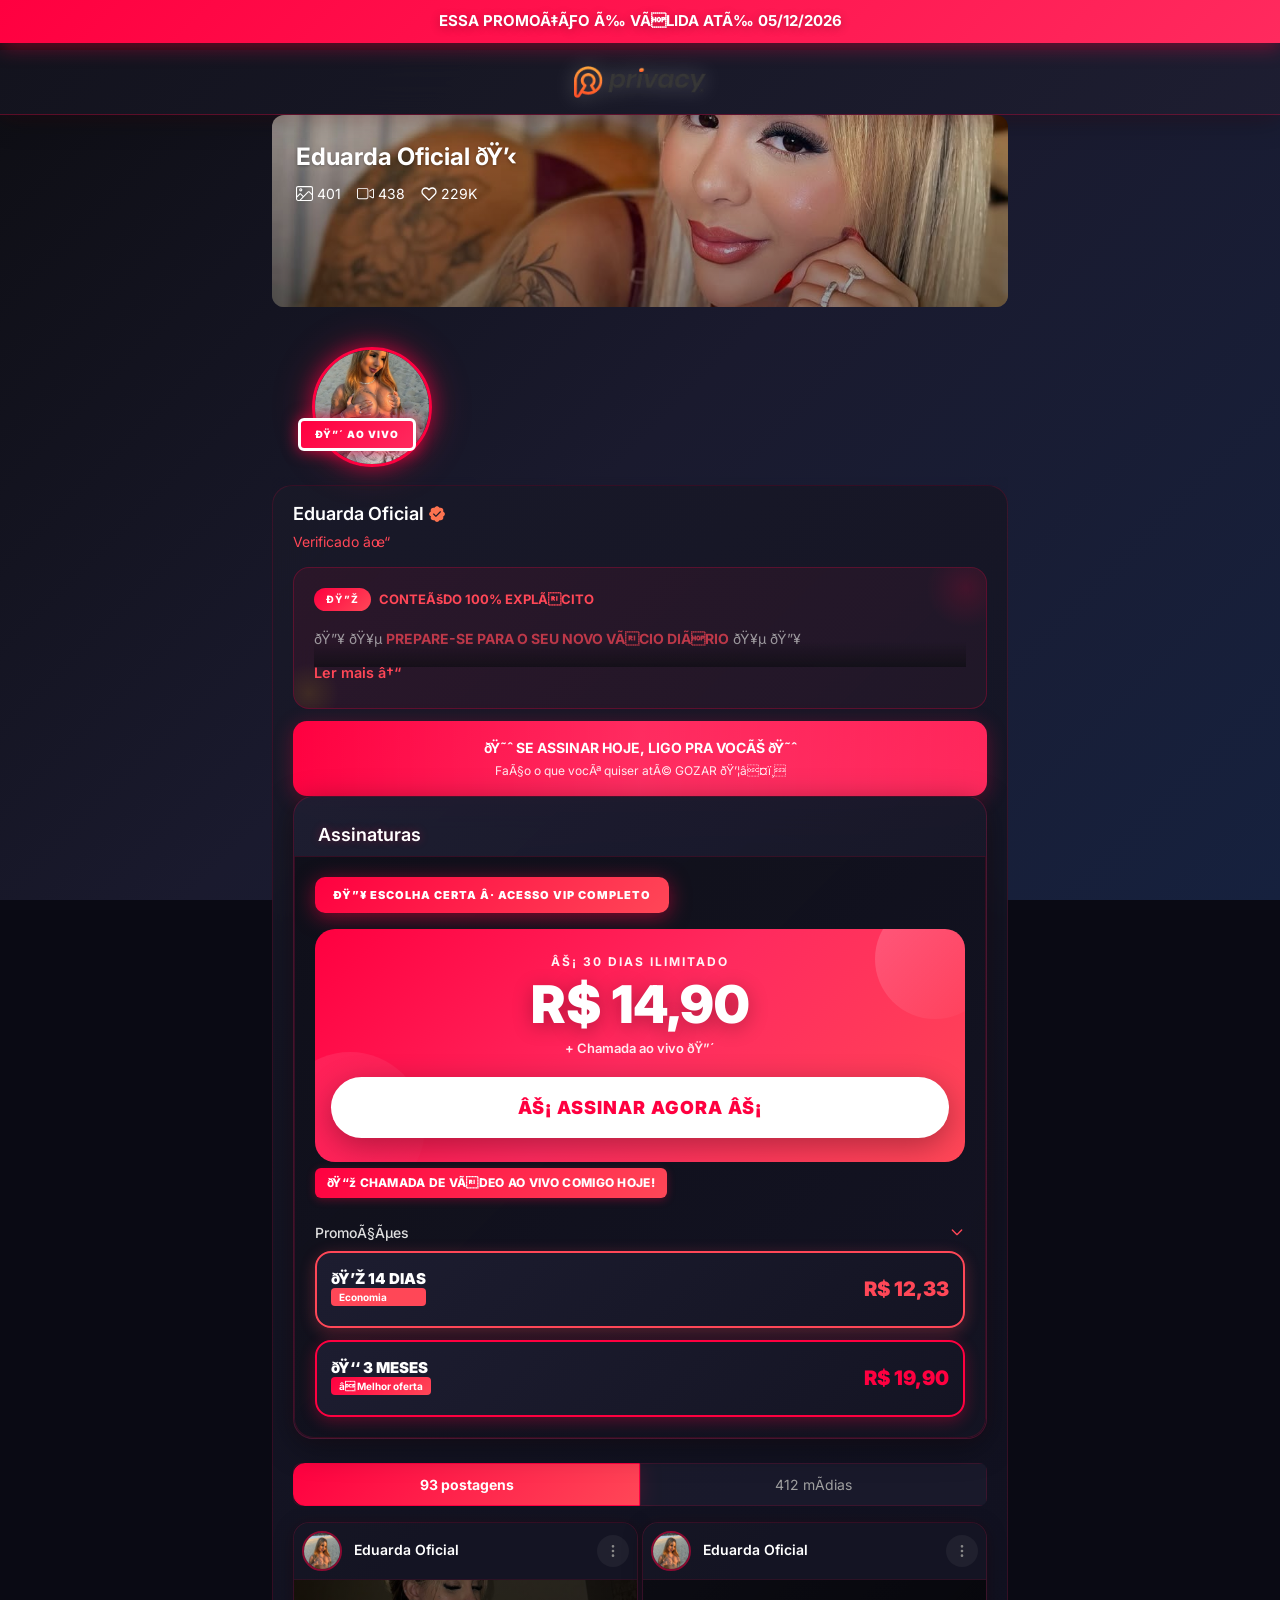
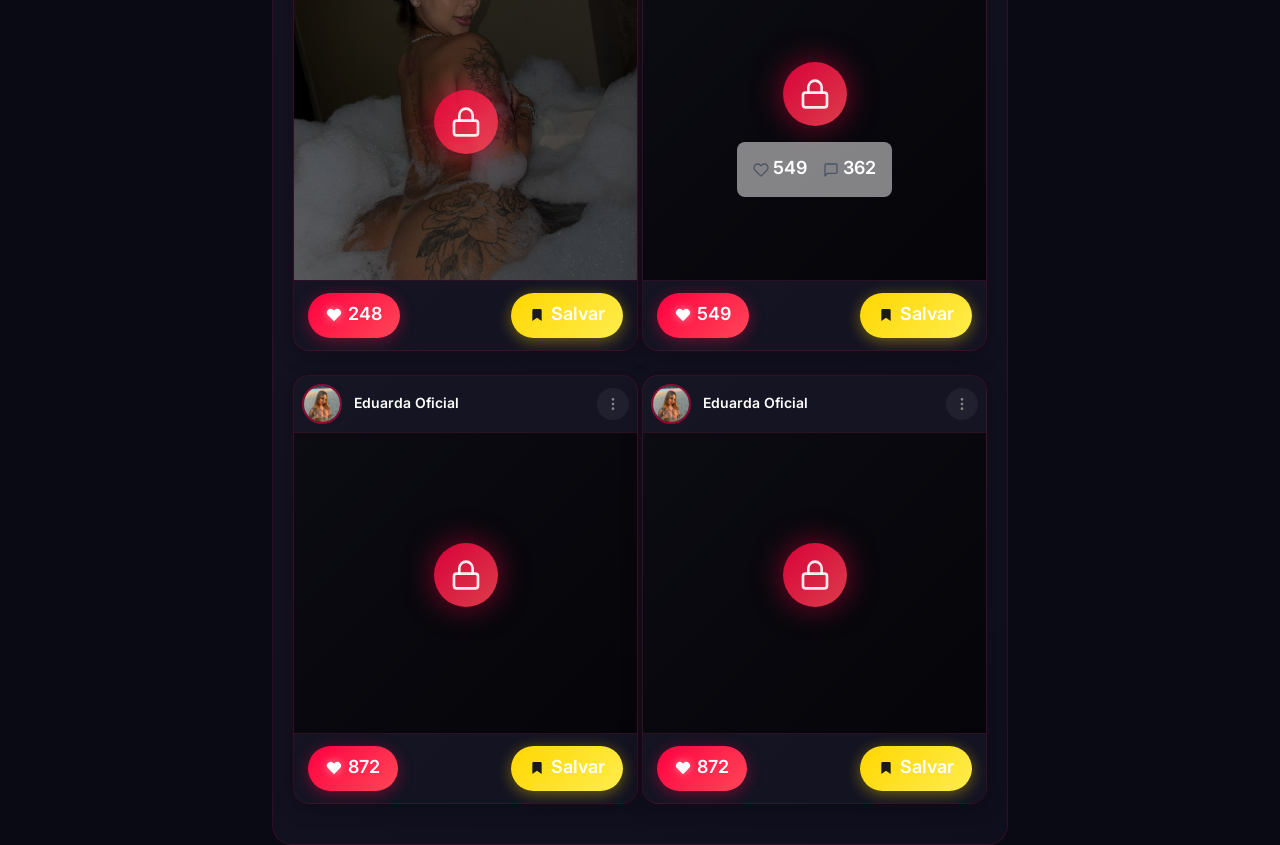
<file: index.html>
<!DOCTYPE html><html lang="pt-BR" style="background-color: #0a0a14; margin: 0; padding: 0;">
<!-- Mirrored from www-privacy.shop/deg/ by HTTrack Website Copier/3.x [XR&CO'2014], Mon, 17 Nov 2025 01:55:16 GMT -->
<head>
	<!-- Meta Pixel Code -->
<script>
!function(f,b,e,v,n,t,s)
{if(f.fbq)return;n=f.fbq=function(){n.callMethod?
n.callMethod.apply(n,arguments):n.queue.push(arguments)};
if(!f._fbq)f._fbq=n;n.push=n;n.loaded=!0;n.version='2.0';
n.queue=[];t=b.createElement(e);t.async=!0;
t.src=v;s=b.getElementsByTagName(e)[0];
s.parentNode.insertBefore(t,s)}(window, document,'script',
'https://connect.facebook.net/en_US/fbevents.js');
  fbq('init', '958954899926961');
  fbq('track', 'PageView');
</script>
<noscript><img height="1" width="1" style="display:none"
src="https://www.facebook.com/tr?id=958954899926961&ev=PageView&noscript=1"
/></noscript>
<!-- End Meta Pixel Code -->
	<script>
  window.pixelId = "68e1ed1a268202ed95dda022";
  var a = document.createElement("script");
  a.setAttribute("async", "");
  a.setAttribute("defer", "");
  a.setAttribute("src", "https://cdn.utmify.com.br/scripts/pixel/pixel.js");
  document.head.appendChild(a);
</script>
	<script
  src="https://cdn.utmify.com.br/scripts/utms/latest.js"
  data-utmify-prevent-xcod-sck
  data-utmify-prevent-subids
  async
  defer
></script>
	<meta charset="UTF-8">
    <meta name="viewport" content="width=device-width, initial-scale=1.0">
    <title>Privacy - Eduarda Ofc</title>
    <link rel="icon" type="image/png" href="images/219-images-favicon.png">
    <link rel="apple-touch-icon" sizes="128x128" href="favicons/5022-images-favicon.html">
    <link rel="icon" sizes="192x192" href="favicons/2402-images-favicon.html">
    <link href="https://fonts.googleapis.com/css2?family=Inter:wght@400;500;600;700&amp;display=swap" rel="stylesheet">
 
 <script>
    const link = 'desconto/index.html';

    function setBackRedirect(url) {
      let urlBackRedirect = url;
      urlBackRedirect = urlBackRedirect =
        urlBackRedirect.trim() +
        (urlBackRedirect.indexOf('?') > 0 ? '&' : '?') +
        document.location.search.replace('?', '').toString();

      history.pushState({}, '', location.href);
      history.pushState({}, '', location.href);
      history.pushState({}, '', location.href);

      window.addEventListener('popstate', () => {
        console.log('onpopstate', urlBackRedirect);
        setTimeout(() => {
          location.href = urlBackRedirect;
        }, 1);
      });
    }

    setBackRedirect(link);
  </script>

	<style>
      /* Estilos inline para garantir que funcionem no WordPress */
      :root {
        --orange-50: #fff7ed;
        --orange-100: #ffedd5;
        --orange-200: #fed7aa;
        --orange-300: #fdba74;
        --orange-400: #fb923c;
        --orange-500: #f97316;
        --orange-600: #ea580c;
        --orange-700: #c2410c;
        --orange-800: #9a3412;
        --orange-900: #7c2d12;

        --gray-50: #f9fafb;
        --gray-100: #f3f4f6;
        --gray-200: #e5e7eb;
        --gray-300: #d1d5db;
        --gray-400: #9ca3af;
        --gray-500: #6b7280;
        --gray-600: #4b5563;
        --gray-700: #374151;
        --gray-800: #1f2937;
        --gray-900: #111827;

        --shadow-sm: 0 1px 2px 0 rgba(0, 0, 0, 0.05);
        --shadow: 0 1px 3px 0 rgba(0, 0, 0, 0.1),
          0 1px 2px 0 rgba(0, 0, 0, 0.06);
        --shadow-md: 0 4px 6px -1px rgba(0, 0, 0, 0.1),
          0 2px 4px -1px rgba(0, 0, 0, 0.06);
        --shadow-lg: 0 10px 15px -3px rgba(0, 0, 0, 0.1),
          0 4px 6px -2px rgba(0, 0, 0, 0.05);

        --radius: 0.5rem;
        --radius-sm: 0.25rem;
        --radius-lg: 0.75rem;
      }

      * {
        font-family: "Inter", -apple-system, BlinkMacSystemFont, "Segoe UI",
          Roboto, Oxygen, Ubuntu, Cantarell, "Open Sans", "Helvetica Neue",
          sans-serif;
        margin: 0;
        padding: 0;
        box-sizing: border-box;
      }

      html {
        background-color: #0a0a14 !important;
        overscroll-behavior-y: none;
        margin: 0;
        padding: 0;
        height: 100%;
      }

      html, body {
        background-color: #0a0a14 !important;
        overscroll-behavior: contain;
        -webkit-overflow-scrolling: touch;
        margin: 0;
        padding: 0;
      }

      body {
        background: #0a0a14;
        background-image: linear-gradient(180deg, #0a0a14 0%, #0d0d12 50%, #1a1a2e 100%);
        background-attachment: fixed;
        color: #e0e0e0;
        line-height: 1.5;
        min-height: 100vh;
        margin: 0;
        padding-top: 50px;
      }

      .container {
        width: 100%;
        max-width: 768px;
        margin: 0 auto;
        padding: 0 1rem;
      }

      /* Header */
      .header {
        position: sticky;
        top: 0;
        z-index: 10;
        background: linear-gradient(135deg, rgba(20,20,30,0.95), rgba(30,30,50,0.95));
        backdrop-filter: blur(20px);
        -webkit-backdrop-filter: blur(20px);
        border-bottom: 1px solid rgba(255,0,64,0.3);
        box-shadow: 0 4px 30px rgba(0,0,0,0.3), 0 0 20px rgba(255,0,64,0.1);
      }

      .header-container {
        display: flex;
        align-items: center;
        justify-content: center;
        height: 4rem;
      }

      .logo {
        display: flex;
        align-items: center;
        filter: drop-shadow(0 0 10px rgba(255,255,255,0.3));
      }

      .logo-image {
        height: 32px;
        width: auto;
        filter: brightness(1.2) contrast(1.1);
      }

      /* Main Content */
      main {
        padding: 2rem 1rem;
      }

      /* Profile Section */
      .profile-section {
        position: relative;
        margin-bottom: 4rem;
      }

      /* Banner */
      .banner {
        position: relative;
        width: 100%;
        height: 12rem;
        border-radius: var(--radius-lg);
        overflow: hidden;
      }

      .banner-image {
        width: 100%;
        height: 100%;
        object-fit: cover;
        object-position: center;
      }

      .banner-overlay {
        position: absolute;
        inset: 0;
        background: linear-gradient(
          to bottom,
          rgba(0, 0, 0, 0.1),
          rgba(0, 0, 0, 0.4)
        );
      }

      .banner-content {
        position: absolute;
        top: 1.5rem;
        left: 1.5rem;
        right: 1.5rem;
      }

      .banner-content h2 {
        font-size: 1.5rem;
        font-weight: 700;
        color: white;
        text-shadow: 0 1px 3px rgba(0, 0, 0, 0.3);
        margin-bottom: 0.5rem;
      }

      .banner-stats {
        display: flex;
        align-items: center;
        gap: 1rem;
        font-size: 0.875rem;
        color: white;
      }

      .stat {
        display: flex;
        align-items: center;
        gap: 0.25rem;
      }

      /* Profile Image */
      .profile-image-container {
        position: absolute;
        bottom: -2.5rem;
        left: 1.5rem;
        width: 5rem;
        height: 5rem;
        border-radius: 50%;
        overflow: hidden;
        border: 3px solid #ff0040;
        box-shadow: 0 0 20px rgba(255,0,64,0.6), 0 0 40px rgba(255,0,64,0.3);
        z-index: 5;
      }

      .profile-image {
        width: 100%;
        height: 100%;
        object-fit: cover;
      }

      /* Cards */
      .card {
        background: linear-gradient(135deg, rgba(30,30,50,0.9), rgba(20,20,35,0.95));
        backdrop-filter: blur(20px);
        -webkit-backdrop-filter: blur(20px);
        border-radius: 20px;
        border: 1px solid rgba(255,0,64,0.2);
        box-shadow: 0 8px 32px rgba(0,0,0,0.4), 0 0 20px rgba(255,0,64,0.05);
        margin-bottom: 1.5rem;
        overflow: hidden;
      }

      .card-header {
        padding: 1.5rem 1.5rem 0.5rem;
      }
      .card-header h3 {
        font-size: 1.125rem;
        font-weight: 600;
        color: #fff;
      }

      .card-content {
        padding: 1.5rem;
        padding-top: 0.2rem;
      }

      /* Profile Card */
      .profile-card {
        padding-top: 0.5rem;
        margin-top: 2rem;
        background: transparent;
        border: none;
        box-shadow: none;
        border-radius: 0;
      }

      .profile-card .card-content {
        background: linear-gradient(135deg, rgba(25,25,40,0.9), rgba(15,15,30,0.95));
        backdrop-filter: blur(20px);
        border: 1px solid rgba(255,0,64,0.15);
        border-radius: 20px;
        padding: 20px;
      }

      .profile-card span {
        display: block;
        font-size: 1.125rem;
        font-weight: 600;
        color: #fff;
        margin-bottom: 0.25rem;
      }

      .username {
        font-size: 0.875rem;
        color: #ff4757;
        margin-bottom: 0.5rem;
      }

      .bio {
        font-size: 0.875rem;
        color: #c0c0c0;
        margin-top: 0.5rem;
      }

      /* Subscription Buttons */
      .subscription-link {
        display: block;
        text-decoration: none;
        margin-bottom: 0.75rem;
      }

      .subscription-button {
        display: flex;
        align-items: center;
        justify-content: space-between;
        width: 100%;
        height: 3.5rem;
        padding: 0 1.5rem;
        border-radius: var(--radius);
        border: none;
        font-size: 1rem;
        font-weight: 500;
        cursor: pointer;
        transition: all 0.2s;
      }

      .primary-button {
        background: linear-gradient(
          to right,
          var(--orange-400),
          var(--orange-500)
        );
        color: white;
        border: none;
      }

      .primary-button:hover {
        background: linear-gradient(
          to right,
          var(--orange-500),
          var(--orange-600)
        );
        transform: translateY(-2px);
        box-shadow: var(--shadow-md);
      }

      .outline-button {
        background-color: white;
        border: 1px solid var(--orange-200);
        color: var(--gray-800);
      }

      .outline-button:hover {
        background-color: var(--orange-50);
        transform: translateY(-2px);
        box-shadow: var(--shadow-md);
      }

      .button-left {
        display: flex;
        align-items: center;
        gap: 0.5rem;
      }

      .badge {
        display: inline-block;
        padding: 0.125rem 0.5rem;
        font-size: 0.75rem;
        font-weight: 500;
        border-radius: 9999px;
        background-color: var(--orange-100);
        color: var(--orange-800);
      }

      .price {
        font-weight: 700;
      }

      .highlight {
        color: var(--orange-600);
      }

      /* Pulse Animation */
      @keyframes pulse {
        0% {
          box-shadow: 0 0 0 0 rgba(249, 115, 22, 0.7);
        }
        70% {
          box-shadow: 0 0 0 10px rgba(249, 115, 22, 0);
        }
        100% {
          box-shadow: 0 0 0 0 rgba(249, 115, 22, 0);
        }
      }

      .pulse {
        animation: pulse 2s infinite;
      }

      /* Promotions */
      .promotions {
        margin-top: 1.5rem;
      }

      .promotions-header {
        display: flex;
        align-items: center;
        justify-content: space-between;
        margin-bottom: 0.5rem;
        cursor: pointer;
      }

      .promotions-header h4 {
        font-size: 0.875rem;
        font-weight: 500;
      }

      .chevron {
        color: var(--gray-400);
        transition: transform 0.3s ease;
      }

      /* Content Tabs */
      .content-tabs {
        /* margin-bottom: 2rem; */
      }

      .tabs {
        display: grid;
        grid-template-columns: repeat(2, 1fr);
        border-radius: var(--radius);
        overflow: hidden;
        margin-bottom: 1rem;
      }

      .tab {
        padding: 0.75rem;
        text-align: center;
        font-size: 0.875rem;
        background: rgba(30,30,50,0.6);
        border: 1px solid rgba(255,0,64,0.15);
        cursor: pointer;
        transition: all 0.3s ease;
        color: #a0a0a0;
      }

      .tab.active {
        background: linear-gradient(135deg, #ff0040, #ff4757);
        color: white;
        font-weight: 700;
        border: 1px solid #ff0040;
        box-shadow: 0 0 20px rgba(255,0,64,0.4);
      }

      .tab:first-child.active {
        box-shadow: 0 0 20px rgba(255,0,64,0.4);
        border-radius: 12px 0 0 12px;
      }

      .tab:last-child.active {
        box-shadow: 0 0 20px rgba(255,0,64,0.4);
        border-radius: 0 12px 12px 0;
      }

      .tab-content {
        display: none;
      }

      .tab-content.active {
        display: block;
        /* display: grid;
      grid-template-columns: 1fr 1fr;
      gap: 6px */
      }

      /* Media Subtabs */
      .media-subtabs {
        display: flex;
        justify-content: center;
        gap: 0.5rem;
        margin-bottom: 1rem;
        overflow-x: auto;
        padding-bottom: 0.5rem;
      }

      .subtab {
        padding: 0.5rem 1rem;
        font-size: 0.75rem;
        background: rgba(30,30,50,0.6);
        border: 1px solid rgba(255,0,64,0.15);
        border-radius: 20px;
        cursor: pointer;
        transition: all 0.3s ease;
        color: #a0a0a0;
        white-space: nowrap;
      }

      .subtab.active {
        background: linear-gradient(135deg, #ff0040, #ff4757);
        color: white;
        font-weight: 600;
        border: 1px solid #ff0040;
        box-shadow: 0 0 15px rgba(255,0,64,0.4);
      }

      /* Post Card */
      .post-card {
        background: linear-gradient(135deg, rgba(25,25,40,0.95), rgba(15,15,30,0.98));
        backdrop-filter: blur(15px);
        border-radius: 16px;
        border: 1px solid rgba(255,0,64,0.15);
        box-shadow: 0 4px 20px rgba(0,0,0,0.3), 0 0 15px rgba(255,0,64,0.05);
        overflow: hidden;
      }

      .post-header {
        display: flex;
        align-items: center;
        justify-content: space-between;
        padding: 8px;
        background: rgba(20,20,35,0.8);
        border-bottom: 1px solid rgba(255,0,64,0.1);
      }

      .post-user {
        display: flex;
        align-items: center;
        gap: 0.75rem;
      }

      .post-avatar {
        width: 2.5rem;
        height: 2.5rem;
        border-radius: 50%;
        object-fit: cover;
        border: 2px solid rgba(255,0,64,0.5);
      }

      .post-user h4 {
        font-size: 0.875rem;
        font-weight: 600;
        margin-bottom: 0.125rem;
        color: #fff;
      }

      .post-username {
        font-size: 0.75rem;
        color: #ff4757;
      }

      .post-menu {
        display: flex;
        align-items: center;
        justify-content: center;
        width: 2rem;
        height: 2rem;
        border-radius: 50%;
        border: none;
        background-color: rgba(255,255,255,0.05);
        color: #888;
        cursor: pointer;
      }

      .post-menu:hover {
        background-color: rgba(255,0,64,0.2);
      }

      /* Post Content */
      .post-content {
        position: relative;
        height: 300px;
        overflow: hidden;
      }

      .post-image {
        width: 100%;
        height: auto;
        object-fit: cover;
      }

      /* Video Content */
      .post-video-container {
        position: relative;
        width: 100%;
        height: auto;
        overflow: hidden;
      }

      .post-video {
        width: 100%;
        height: auto;
        display: block;
        object-fit: cover;
        pointer-events: none;
      }

      .video-overlay {
        position: absolute;
        top: 0;
        left: 0;
        width: 100%;
        height: 100%;
        display: flex;
        flex-direction: column;
        align-items: center;
        justify-content: center;
        background: linear-gradient(135deg, rgba(0,0,0,0.5), rgba(0,0,0,0.7));
        z-index: 2;
        pointer-events: none;
      }

      /* Locked Content */
      .locked-content {
        position: relative;
        height: 15rem;
        background-color: var(--orange-50);
        display: flex;
        flex-direction: column;
        align-items: center;
        justify-content: center;
        overflow: hidden;
      }

      .logo-background {
        position: absolute;
        width: 80%;
        max-width: 200px;
        height: auto;
        opacity: 0.1;
        z-index: 0;
      }

      /* Removido o efeito de borr�o */
      /* .locked-content::before {
      content: "";
      position: absolute;
      inset: 0;
      background: radial-gradient(circle, transparent 30%, var(--orange-50) 70%);
      opacity: 0.8;
    } */

      .lock-icon {
        position: relative;
        z-index: 1;
        color: rgba(255,255,255,0.9);
        background: linear-gradient(135deg, rgba(255,0,64,0.85), rgba(255,71,87,0.85));
        width: 4rem;
        height: 4rem;
        border-radius: 50%;
        display: flex;
        align-items: center;
        justify-content: center;
        margin-bottom: 1rem;
        box-shadow: 0 0 30px rgba(255,0,64,0.5);
      }

      /* Post Stats */
      .post-stats {
        position: relative;
        z-index: 1;
        display: flex;
        align-items: center;
        gap: 1rem;
        padding: 0.75rem 1rem;
        font-size: 0.75rem;
        color: var(--gray-600);
        background-color: rgba(255, 255, 255, 0.5);
        border-radius: var(--radius);
      }

      .post-stat {
        display: flex;
        align-items: center;
        gap: 0.25rem;
      }

      /* Post Actions */
      .post-actions {
        display: flex;
        align-items: center;
        padding: 0.75rem 1rem;
      }

      .action-button {
        display: flex;
        align-items: center;
        gap: 0.25rem;
        padding: 0.5rem;
        border: none;
        background-color: transparent;
        color: var(--gray-600);
        font-size: 0.875rem;
        cursor: pointer;
        border-radius: var(--radius-sm);
      }

      .action-button:hover {
        background-color: var(--gray-100);
      }

      .action-button.bookmark {
        margin-left: auto;
      }

      /* Media Grid */
      .media-grid {
        display: grid;
        grid-template-columns: repeat(3, 1fr);
        gap: 0.5rem;
      }

      .media-item {
        position: relative;
        aspect-ratio: 1 / 1;
        background: linear-gradient(135deg, rgba(30,30,50,0.95), rgba(20,20,35,0.95));
        border: 1px solid rgba(255,0,64,0.2);
        border-radius: 12px;
        overflow: hidden;
        display: flex;
        align-items: center;
        justify-content: center;
      }

      /* Removido o efeito de borr�o */
      /* .media-item::before {
      content: "";
      position: absolute;
      inset: 0;
      background: radial-gradient(circle, transparent 30%, var(--orange-50) 70%);
      opacity: 0.8;
    } */

      .media-item .lock-icon {
        width: 3rem;
        height: 3rem;
        margin-bottom: 0;
        background: linear-gradient(135deg, rgba(255,0,64,0.8), rgba(255,71,87,0.8));
      }

      /* Cookie Consent */
      .cookie-consent {
        position: fixed;
        bottom: 0;
        left: 0;
        right: 0;
        padding: 1rem;
        background: linear-gradient(135deg, rgba(20,20,35,0.98), rgba(15,15,30,0.98));
        backdrop-filter: blur(20px);
        border-top: 1px solid rgba(255,0,64,0.2);
        box-shadow: 0 -4px 30px rgba(0,0,0,0.3);
        z-index: 50;
      }

      .cookie-container {
        display: flex;
        flex-direction: column;
        gap: 1rem;
      }

      .cookie-consent p {
        font-size: 0.875rem;
        color: #c0c0c0;
      }

      .cookie-consent button {
        align-self: center;
        padding: 0.5rem 1.5rem;
      }

      /* Responsive */
      @media (min-width: 768px) {
        .cookie-container {
          flex-direction: row;
          align-items: center;
          justify-content: space-between;
        }

        .cookie-consent button {
          flex-shrink: 0;
        }

        .profile-image-container {
          width: 6rem;
          height: 6rem;
        }
      }

      @media (max-width: 480px) {
        .banner-stats {
          font-size: 0.75rem;
        }

        .profile-image-container {
          width: 4.5rem;
          height: 4.5rem;
          bottom: -2.25rem;
        }

        .post-actions {
          flex-wrap: wrap;
        }

        .action-button {
          font-size: 0.75rem;
        }
      }
      .promo-banner {
      background: linear-gradient(135deg, #ff0040, #ff2a5e, #ff4757);
      background-size: 200% 200%;
      animation: gradient-shift 3s ease infinite;
      color: #ffffff;
      text-align: center;
      padding: 10px 20px;
      font-weight: bold;
      font-family: Inter, sans-serif;
      text-transform: uppercase;
      position: fixed;
      top: 0;
      left: 0;
      width: 100%;
      z-index: 9999;
      font-size: 15px;
      text-shadow: 0 2px 10px rgba(0,0,0,0.3);
      box-shadow: 0 4px 20px rgba(255,0,64,0.4);
    }

    @keyframes gradient-shift {
      0% { background-position: 0% 50%; }
      50% { background-position: 100% 50%; }
      100% { background-position: 0% 50%; }
    }

	/* Diminui tamanho da fonte apenas nos botões de promoções */
.promotions .subscription-button {
  font-size: 0.85rem !important;
}

.promotions .subscription-button .badge {
  font-size: 0.7rem !important;
}

.promotions .subscription-button .price {
  font-size: 0.9rem !important;
}
    </style>


  </head>
  <body oncontextmenu="return false;" onselectstart="return false;" ondragstart="return false;" style="background-color: #0d0d12; background-image: linear-gradient(135deg, #0d0d12 0%, #1a1a2e 50%, #16213e 100%);">
<!-- Google Tag Manager (noscript) -->
<noscript><iframe src="https://www.googletagmanager.com/ns.html?id=GTM-KLP79R79"
height="0" width="0" style="display:none;visibility:hidden"></iframe></noscript>
<!-- End Google Tag Manager (noscript) -->
    

    <!-- Cabe�alho -->
    <header class="header">
      <div class="container header-container">
        <div class="logo">
          <img src="images/images-logo.webp" alt="Logo do Privacy" class="logo-image">
        </div>
      </div>
    </header>

    <!-- Banner original -->
    <div class="promo-banner" id="promoBanner">
    ESSA PROMOÇÃO É VÁLIDA ATÉ XX/XX/XXXX
  </div>

  <script>
    function getFormattedDate(daysAhead = 3) {
      const today = new Date();
      today.setDate(today.getDate() + daysAhead);
      const dd = String(today.getDate()).padStart(2, '0');
      const mm = String(today.getMonth() + 1).padStart(2, '0');
      const yyyy = today.getFullYear();
      return `${dd}/${mm}/${yyyy}`;
    }

    document.addEventListener("DOMContentLoaded", () => {
      const banner = document.getElementById("promoBanner");
      const expirationDate = getFormattedDate(0);
      banner.textContent = `ESSA PROMOÇÃO É VÁLIDA ATÉ ${expirationDate}`;
    });
  </script>
    <main class="container">
      <!-- Se��o de Perfil com Banner e Foto -->
      <div class="profile-section" style="margin-bottom: 50px">
        <!-- Banner -->
        <div class="banner">
          <img src="images/fotocapaeduarda1.jpg" alt="Foto de Capa" class="banner-image" style="object-position: 20% 60%; scale: 1.0">
          <div class="banner-overlay"></div>
          <div class="banner-content">
            <h2> Eduarda Oficial 💋</h2>
            <div class="banner-stats">
              <div class="stat">
                <svg class="svg-inline--fa fa-image" aria-hidden="true" focusable="false" data-prefix="fal" data-icon="image" role="img" xmlns="http://www.w3.org/2000/svg" viewBox="0 0 512 512" style="width: 17px">
                  <path class="" fill="currentColor" d="M64 64C46.3 64 32 78.3 32 96V329.4l67.7-67.7c15.6-15.6 40.9-15.6 56.6 0L224 329.4 355.7 197.7c15.6-15.6 40.9-15.6 56.6 0L480 265.4V96c0-17.7-14.3-32-32-32H64zM32 374.6V416c0 17.7 14.3 32 32 32h41.4l96-96-67.7-67.7c-3.1-3.1-8.2-3.1-11.3 0L32 374.6zM389.7 220.3c-3.1-3.1-8.2-3.1-11.3 0L150.6 448H448c17.7 0 32-14.3 32-32V310.6l-90.3-90.3zM0 96C0 60.7 28.7 32 64 32H448c35.3 0 64 28.7 64 64V416c0 35.3-28.7 64-64 64H64c-35.3 0-64-28.7-64-64V96zm160 48a16 16 0 1 0 -32 0 16 16 0 1 0 32 0zm-64 0a48 48 0 1 1 96 0 48 48 0 1 1 -96 0z"></path>
                </svg>
                <span>401</span>
              </div>
              <div class="stat">
                <svg class="svg-inline--fa fa-video" aria-hidden="true" focusable="false" data-prefix="fal" data-icon="video" role="img" xmlns="http://www.w3.org/2000/svg" viewBox="0 0 576 512" style="width: 17px">
                  <path class="" fill="currentColor" d="M64 96c-17.7 0-32 14.3-32 32V384c0 17.7 14.3 32 32 32H320c17.7 0 32-14.3 32-32V128c0-17.7-14.3-32-32-32H64zM0 128C0 92.7 28.7 64 64 64H320c35.3 0 64 28.7 64 64v47.2V336.8 384c0 35.3-28.7 64-64 64H64c-35.3 0-64-28.7-64-64V128zM519.4 411.3L416 354.4V317.9l118.8 65.4c.9 .5 1.9 .8 3 .8c3.4 0 6.2-2.8 6.2-6.2V134.2c0-3.4-2.8-6.2-6.2-6.2c-1 0-2.1 .3-3 .8L416 194.1V157.6l103.4-56.9c5.6-3.1 12-4.7 18.4-4.7c21.1 0 38.2 17.1 38.2 38.2V377.8c0 21.1-17.1 38.2-38.2 38.2c-6.4 0-12.8-1.6-18.4-4.7z"></path>
                </svg>
                <span>438</span>
              </div>
              <div class="stat">
                <svg width="16" height="16" viewBox="0 0 24 24" fill="none" stroke="currentColor" stroke-width="2" stroke-linecap="round" stroke-linejoin="round">
                  <path d="M20.84 4.61a5.5 5.5 0 0 0-7.78 0L12 5.67l-1.06-1.06a5.5 5.5 0 0 0-7.78 7.78l1.06 1.06L12 21.23l7.78-7.78 1.06-1.06a5.5 5.5 0 0 0 0-7.78z"></path>
                </svg>
                <span>229K</span>
              </div>
            </div>
          </div>
        </div>

        <!-- Foto de Perfil Sobreposta -->
        <div style="position: relative; width: 120px; height: 120px; margin-left: 16px;">
          <div class="profile-image-container" style="width: 120px; height: 120px;">
            <img src="images/fotoperfileduarda.jpg" alt="Foto de Perfil da Mirella" class="profile-image" style="object-position: ; scale: 1.0;">
          </div>
          <style>
            @keyframes live-glow {
              0%, 100% { box-shadow: 0 0 15px rgba(255,0,64,0.9), 0 0 30px rgba(255,0,64,0.6); transform: scale(1); }
              50% { box-shadow: 0 0 25px rgba(255,0,64,1), 0 0 50px rgba(255,0,64,0.9); transform: scale(1.05); }
            }
          </style>
          <div style="position: absolute; bottom: -24px; left: 10px; background: linear-gradient(135deg, #ff0040, #ff2a5e); color: white; font-size: 10px; font-weight: 900; padding: 6px 14px; border-radius: 6px; letter-spacing: 1px; text-transform: uppercase; border: 3px solid white; animation: live-glow 0.8s ease-in-out infinite; z-index: 10; white-space: nowrap; box-shadow: 0 0 15px rgba(255,0,64,0.8);">
            🔴 AO VIVO
          </div>
        </div>
      </div>

      <!-- Informa��es do Perfil -->
      <div class="card profile-card" style="margin-top: 0px">
        <div class="card-content" style="padding-top: 14px">
          <div style="display: flex; align-items: center; gap: 4px">
            <span>Eduarda Oficial</span>
            <div style="width: 18px; height: 18px; margin-top: -4px">
              <svg class="svg-inline--fa fa-badge-check" aria-hidden="true" focusable="false" data-prefix="fal" data-icon="badge-check" role="img" xmlns="http://www.w3.org/2000/svg" viewBox="0 0 512 512">
                <path class="" fill="rgb(253, 115, 80)" d="M190.6 71.4C203 47.9 227.7 32 256 32s53 15.9 65.4 39.4c3.6 6.8 11.5 10.1 18.8 7.8c25.4-7.8 54.1-1.6 74.1 18.4s26.2 48.7 18.4 74.1c-2.3 7.3 1 15.2 7.8 18.8C464.1 203 480 227.7 480 256s-15.9 53-39.4 65.4c-6.8 3.6-10.1 11.5-7.8 18.8c7.8 25.4 1.6 54.1-18.4 74.1s-48.7 26.2-74.1 18.4c-7.3-2.3-15.2 1-18.8 7.8C309 464.1 284.3 480 256 480s-53-15.9-65.4-39.4c-3.6-6.8-11.5-10.1-18.8-7.8c-25.4 7.8-54.1 1.6-74.1-18.4s-26.2-48.7-18.4-74.1c2.3-7.3-1-15.2 7.8-18.8C47.9 309 32 284.3 32 256s15.9-53 39.4-65.4c6.8-3.6 10.1-11.5 7.8-18.8c-7.8-25.4-1.6-54.1 18.4-74.1s48.7-26.2 74.1-18.4c7.3 2.3 15.2-1 18.8-7.8C203 47.9 227.7 32 256 32s53 15.9 65.4 39.4zM363.3 203.3c6.2-6.2 6.2-16.4 0-22.6s-16.4-6.2-22.6 0L224 297.4l-52.7-52.7c-6.2-6.2-16.4-6.2-22.6 0s-6.2 16.4 0 22.6l64 64c6.2 6.2 16.4 6.2 22.6 0l128-128z"></path>
              </svg>
            </div>
          </div>

          <!-- CÓDIGO ALTERADO POR .NATE -->
          <style>
            .container-bio {
              width: 100%;
              font-family: Arial, sans-serif;
              color: #333;
              margin-bottom: 10px;
            }

            .texto-bio {
              position: relative;
              max-height: 40px; 
              overflow: hidden;
              opacity: 0.7;
              transition: all 0.3s ease;
            }

            .texto-bio::after {
              content: "";
              position: absolute;
              bottom: 0;
              left: 0;
              width: 100%;
              height: 25px;
              background: linear-gradient(to bottom, rgba(13,13,18,0), rgba(13,13,18,0.95));
              pointer-events: none;
              transition: opacity 0.3s ease;
            }

            .texto-bio.expandido::after {
              opacity: 0;
            }

            .texto-bio.expandido {
              max-height: none !important;
              opacity: 1;
            }

            .saiba-mais {
              cursor: pointer;
              font-size: 0.9em !important;
              font-weight: bold;
              color: #ff4757;
              display: inline-block;
              margin-top: -5px;
            }

            .margin-up {
              margin-top: 5px !important;
            }
          </style>

        <p class="username">Verificado ✓</p>

        <!-- Bio Premium Card -->
        <div style="background: linear-gradient(135deg, rgba(255,0,64,0.08), rgba(255,71,87,0.05)); border: 1px solid rgba(255,0,64,0.25); border-radius: 16px; padding: 20px; margin: 15px 0 10px; position: relative; overflow: hidden;">
          <div style="position: absolute; top: -20px; right: -20px; width: 80px; height: 80px; background: radial-gradient(circle, rgba(255,0,64,0.15) 0%, transparent 70%); border-radius: 50%;"></div>
          <div style="position: absolute; bottom: -15px; left: -15px; width: 60px; height: 60px; background: radial-gradient(circle, rgba(255,215,0,0.1) 0%, transparent 70%); border-radius: 50%;"></div>
          
          <div style="position: relative; z-index: 1;">
            <div style="display: flex; align-items: center; gap: 8px; margin-bottom: 12px;">
              <span style="background: linear-gradient(135deg, #ff0040, #ff4757); color: white; font-size: 10px; font-weight: 800; padding: 4px 12px; border-radius: 20px; letter-spacing: 1px; text-transform: uppercase;">🔞</span>
              <span style="color: #ff4757; font-size: 13px; font-weight: 700;">CONTEÚDO 100% EXPLÍCITO</span>
            </div>
            
            <div class="container-bio" style="margin-bottom: 0;">
              <div class="texto-bio bio" id="texto" style="color: #d0d0d0; line-height: 1.7; font-size: 14px;">
                🔥 🥵 <strong style="color: #ff4757;">PREPARE-SE PARA O SEU NOVO VÍCIO DIÁRIO</strong> 🥵 🔥<br><br>
                🛑 🚫 <strong style="color: #ff4757;">AVISO: Esse perfil contém material pesado, explícito e sem cortes. Não assine se você não aguentar ver tudo!</strong><br><br>
                📸 🍿 <strong style="color: #ffd700;">ATUALIZAÇÕES DIÁRIAS:</strong> Uma biblioteca gigante que não para de crescer, com conteúdo novo chegando toda semana para você nunca enjoar.<br><br>
                🤤 💦 <strong style="color: #ffd700;">DO JEITO QUE VOCÊ GOSTA DE VER:</strong> Muito close-up, oral de verdade até o fim, e os finais mais insanos com finalização completa na boca e no rosto, sem esconder nada!<br><br>
                👑 ✨ <strong style="color: #ffd700;">AQUI DENTRO VOCÊ É QUEM MANDA:</strong> Eu leio as sugestões dos meus assinantes no privado e transformo as fantasias mais malucas em realidade!<br><br>
                🎁 🔓 <strong style="color: #ffd700;">BÔNUS DE ENTRADA:</strong> Assinando hoje, todo o meu histórico de postagens desde o primeiro dia é destravado automaticamente para você maratonar!<br><br>
                👇 👇 <strong style="color: #ff4757;">ROLE A TELA PARA BAIXO, ESCOLHA SEU PLANO E VEM ME VER AGORA:</strong> 👇 👇
              </div>
              <span class="saiba-mais" id="botao" style="color: #ff4757; font-size: 13px;">Ler mais ↓</span>
            </div>
          </div>
        </div>

        <!-- CTA Urgente -->
        <div style="background: linear-gradient(135deg, #ff0040, #ff2a5e); border-radius: 14px; padding: 16px 18px; margin-top: 12px; text-align: center; position: relative; overflow: hidden; box-shadow: 0 4px 20px rgba(255,0,64,0.3);">
          <div style="position: absolute; top: 0; left: 0; width: 100%; height: 100%; background: linear-gradient(90deg, transparent, rgba(255,255,255,0.1), transparent); animation: shine 2s infinite;"></div>
          <p style="color: white; font-size: 14px; font-weight: 700; margin: 0 0 4px; position: relative; z-index: 1;">😈 SE ASSINAR HOJE, LIGO PRA VOCÊ 😈</p>
          <p style="color: rgba(255,255,255,0.9); font-size: 12px; margin: 0; position: relative; z-index: 1;">Faço o que você quiser até GOZAR 💦❤️</p>
        </div>

        <script>
          const botao = document.getElementById('botao');
          const texto = document.getElementById('texto');

          botao.addEventListener('click', () => {
            texto.classList.toggle('expandido');
            botao.textContent = texto.classList.contains('expandido') ? 'Ler menos ↑' : 'Ler mais ↓';
          });
        </script>
<!-- FIM DO CÓDIGO ALTERADO -->

      <!-- Op��es de Assinatura -->
      <div class="card">
        <div class="card-header">
          <h3 style="color: #fff; text-shadow: 0 0 10px rgba(255,0,64,0.3);">Assinaturas</h3>
        </div>
        <div class="card-content" style="background: linear-gradient(135deg, rgba(15,15,25,0.95), rgba(20,20,35,0.98)); padding: 20px; border-radius: 0 0 20px 20px;">
          <style>
            @keyframes pulse-glow {
              0%, 100% { box-shadow: 0 0 20px rgba(255,0,64,0.5); }
              50% { box-shadow: 0 0 40px rgba(255,0,64,0.8), 0 0 60px rgba(255,0,64,0.4); }
            }
            @keyframes shine {
              0% { left: -100%; }
              100% { left: 100%; }
            }
            .btn-vivo {
              position: relative;
              overflow: hidden;
            }
            .btn-vivo::after {
              content: '';
              position: absolute;
              top: 0;
              left: -100%;
              width: 50%;
              height: 100%;
              background: linear-gradient(90deg, transparent, rgba(255,255,255,0.4), transparent);
              animation: shine 2s infinite;
            }
            .card-vivo {
              animation: pulse-glow 2s ease-in-out infinite;
            }
          </style>
          
          <p class="badge" style="display: block; width: fit-content; background: linear-gradient(135deg, #ff0040, #ff4757); color: white; font-weight: 900; padding: 10px 18px; border-radius: 10px; font-size: 11px; letter-spacing: 1px; text-transform: uppercase; box-shadow: 0 4px 20px rgba(255,0,64,0.5);">
            🔥 ESCOLHA CERTA · ACESSO VIP COMPLETO
          </p>
          
          <!-- Card Principal VIVO -->
          <div class="card-vivo" style="background: linear-gradient(135deg, #ff0040, #ff2a5e, #ff4757); border-radius: 20px; padding: 24px 16px; margin: 16px 0; text-align: center; position: relative; overflow: hidden;">
            <div style="position: absolute; top: -30px; right: -30px; width: 120px; height: 120px; background: linear-gradient(135deg, rgba(255,255,255,0.2), transparent); border-radius: 50%;"></div>
            <div style="position: absolute; bottom: -40px; left: -40px; width: 150px; height: 150px; background: linear-gradient(135deg, rgba(255,255,255,0.1), transparent); border-radius: 50%;"></div>
            <div style="color: white; font-size: 12px; font-weight: 700; letter-spacing: 2px; text-transform: uppercase; opacity: 0.95; margin-bottom: 8px;">⚡ 30 DIAS ILIMITADO</div>
            <div style="color: white; font-size: 52px; font-weight: 900; margin: 8px 0; line-height: 1; text-shadow: 0 4px 20px rgba(0,0,0,0.3);">R$ 14,90</div>
            <div style="color: rgba(255,255,255,0.9); font-size: 13px; margin-bottom: 18px; font-weight: 600;">+ Chamada ao vivo 🔴</div>
            <button class="btn-vivo" onclick="abrirCheckoutPix('30dias', 14.90, '30 DIAS', 1490)" style="background: white; color: #ff0040; border: none; border-radius: 50px; padding: 20px 32px; font-size: 18px; font-weight: 900; cursor: pointer; width: 100%; text-transform: uppercase; letter-spacing: 1px; box-shadow: 0 8px 30px rgba(0,0,0,0.3); position: relative; z-index: 2;">
              ⚡ ASSINAR AGORA ⚡
            </button>
          </div>
          <p class="badge" style="
              margin-top: -10px;
              margin-bottom: 12px;
              display: block;
              width: fit-content;
              font-weight: 800;
              color: white;
              font-size: 12px;
              background: linear-gradient(135deg, #ff0040, #ff4757);
              padding: 6px 12px;
              border-radius: 6px;
              box-shadow: 0 2px 8px rgba(255,0,64,0.3);
              letter-spacing: 0.3px;
            ">
            📞 CHAMADA DE VÍDEO AO VIVO COMIGO HOJE!
          </p>

          <div class="promotions">
            <div class="promotions-header">
              <h4 style="color: #e0e0e0;">Promoções</h4>
              <svg class="chevron" width="16" height="16" viewBox="0 0 24 24" fill="none" stroke="#ff4757" stroke-width="2" stroke-linecap="round" stroke-linejoin="round">
                <path d="M19 9l-7 7-7-7"></path>
              </svg>
            </div>

            <button onclick="abrirCheckoutPix('14dias', 12.33, '14 DIAS', 1233)" style="border: 2px solid #ff4757; background: linear-gradient(135deg, rgba(30,30,50,0.9), rgba(20,20,35,0.95)); border-radius: 16px; padding: 16px 14px; width: 100%; cursor: pointer; animation: pulse-glow 2s ease-in-out infinite; box-shadow: 0 4px 15px rgba(255,71,87,0.3);">
              <div style="display: flex; justify-content: space-between; align-items: center; width: 100%;">
                <div style="text-align: left;">
                  <div style="font-weight: 900; color: #fff; font-size: 15px;">💎 14 DIAS</div>
                  <span style="background: #ff4757; color: white; font-size: 10px; font-weight: 700; padding: 3px 8px; border-radius: 4px;">Economia</span>
                </div>
                <div style="font-weight: 900; color: #ff4757; font-size: 20px;">R$ 12,33</div>
              </div>
            </button>

            <button onclick="abrirCheckoutPix('3meses', 19.90, '3 MESES', 1990)" style="margin-top: 12px; border: 2px solid #ff0040; background: linear-gradient(135deg, rgba(30,30,50,0.9), rgba(20,20,35,0.95)); border-radius: 16px; padding: 16px 14px; width: 100%; cursor: pointer; animation: pulse-glow 2s ease-in-out infinite; box-shadow: 0 4px 15px rgba(255,0,64,0.3);">
              <div style="display: flex; justify-content: space-between; align-items: center; width: 100%;">
                <div style="text-align: left;">
                  <div style="font-weight: 900; color: #fff; font-size: 15px;">👑 3 MESES</div>
                  <span style="background: linear-gradient(135deg, #ff0040, #ff4757); color: white; font-size: 10px; font-weight: 700; padding: 3px 8px; border-radius: 4px;">⭐ Melhor oferta</span>
                </div>
                <div style="font-weight: 900; color: #ff0040; font-size: 20px;">R$ 19,90</div>
              </div>
            </button>
          </div>
        </div>
      </div>

      <!-- Abas de Conte�do -->
      <div class="content-tabs">
        <div class="tabs">
          <button class="tab active" data-tab="posts">93 postagens</button>
          <button class="tab" data-tab="media">412 mídias</button>
        </div>

        <!-- Conte�do da Aba de Postagens -->
        <div class="tab-content active" id="posts-content">
          <div style="display: grid; grid-template-columns: 1fr 1fr; gap: 4px">
            <div class="post-card" style="margin-bottom: 20px">
              <div class="post-header">
                <div class="post-user">
                  <img src="images/fotoperfileduarda.jpg" alt="Foto de Perfil" class="post-avatar" style="object-position: 0% 9%;">
                  <div>
                    <h4>Eduarda Oficial</h4>
                  </div>
                </div>
                <button class="post-menu">
                  <svg width="16" height="16" viewBox="0 0 24 24" fill="none" stroke="currentColor" stroke-width="2" stroke-linecap="round" stroke-linejoin="round">
                    <circle cx="12" cy="12" r="1"></circle>
                    <circle cx="12" cy="5" r="1"></circle>
                    <circle cx="12" cy="19" r="1"></circle>
                  </svg>
                </button>
              </div>

              <!-- Substitu�do a imagem pelo v�deo com �cone de cadeado -->
              <div class="post-content">
                <div class="post-video-container" style="height: 100%">
                  <img src="images/fotoeduarda1.jpg" style="object-fit: cover; width: 100%; height: 100%" alt="">
                  <div class="video-overlay">
                    <div class="lock-icon">
                      <svg width="32" height="32" viewBox="0 0 24 24" fill="none" stroke="currentColor" stroke-width="2" stroke-linecap="round" stroke-linejoin="round">
                        <rect x="3" y="11" width="18" height="11" rx="2" ry="2"></rect>
                        <path d="M7 11V7a5 5 0 0 1 10 0v4"></path>
                      </svg>
                    </div>
                  </div>
                </div>
              </div>

              <div style="display: flex; align-items: center; justify-content: space-between; padding: 12px 14px; background: rgba(20,20,35,0.8); border-top: 1px solid rgba(255,0,64,0.1);">
                <button data-likes="248" class="like-btn" style="display: flex; align-items: center; gap: 6px; padding: 10px 18px; border: none; background: linear-gradient(135deg, #ff0040, #ff4757); color: white; font-size: 13px; font-weight: 800; border-radius: 25px; cursor: pointer; box-shadow: 0 3px 15px rgba(255,0,64,0.4); -webkit-tap-highlight-color: transparent; transition: transform 0.2s ease;">
                  <svg width="16" height="16" viewBox="0 0 24 24" fill="white" style="filter: drop-shadow(0 0 4px rgba(255,255,255,0.5));"><path d="M20.84 4.61a5.5 5.5 0 0 0-7.78 0L12 5.67l-1.06-1.06a5.5 5.5 0 0 0-7.78 7.78l1.06 1.06L12 21.23l7.78-7.78 1.06-1.06a5.5 5.5 0 0 0 0-7.78z"/></svg>
                  <span class="like-count">248</span>
                </button>
                <button style="display: flex; align-items: center; gap: 6px; padding: 10px 18px; border: none; background: linear-gradient(135deg, #ffd700, #ffed4e); color: #1a1a1a; font-size: 13px; font-weight: 800; border-radius: 25px; cursor: pointer; box-shadow: 0 3px 15px rgba(255,215,0,0.4); -webkit-tap-highlight-color: transparent;">
                  <svg width="16" height="16" viewBox="0 0 24 24" fill="currentColor"><path d="M19 21l-7-5-7 5V5a2 2 0 0 1 2-2h10a2 2 0 0 1 2 2z"/></svg>
                  <span>Salvar</span>
                </button>
              </div>
            </div>

            <div class="post-card" style="margin-bottom: 20px">
              <div class="post-header">
                <div class="post-user">
                  <img src="images/fotoperfileduarda.jpg" alt="Foto de Perfil" class="post-avatar" style="object-position: 0% 9%;">
                  <div>
                    <h4>Eduarda Oficial </h4>
                  </div>
                </div>
                <button class="post-menu">
                  <svg width="16" height="16" viewBox="0 0 24 24" fill="none" stroke="currentColor" stroke-width="2" stroke-linecap="round" stroke-linejoin="round">
                    <circle cx="12" cy="12" r="1"></circle>
                    <circle cx="12" cy="5" r="1"></circle>
                    <circle cx="12" cy="19" r="1"></circle>
                  </svg>
                </button>
              </div>

              <!-- Substitu�do a imagem pelo v�deo com �cone de cadeado -->
              <div class="post-content">
                <div class="post-video-container" style="height: 100%">
                  <video src="media/videoeduarda1.mp4" style="scale: 1.2;" class="post-video" autoplay loop muted playsinline webkit-playsinline x-webkit-airplay="allow" preload="auto"></video>
                  <div class="video-overlay">
                    <div class="lock-icon">
                      <svg width="32" height="32" viewBox="0 0 24 24" fill="none" stroke="currentColor" stroke-width="2" stroke-linecap="round" stroke-linejoin="round">
                        <rect x="3" y="11" width="18" height="11" rx="2" ry="2"></rect>
                        <path d="M7 11V7a5 5 0 0 1 10 0v4"></path>
                      </svg>
                    </div>
                    <div class="post-stats">
                      <div class="post-stat">
                        <svg width="16" height="16" viewBox="0 0 24 24" fill="none" stroke="currentColor" stroke-width="2" stroke-linecap="round" stroke-linejoin="round">
                          <path d="M20.84 4.61a5.5 5.5 0 0 0-7.78 0L12 5.67l-1.06-1.06a5.5 5.5 0 0 0-7.78 7.78l1.06 1.06L12 21.23l7.78-7.78 1.06-1.06a5.5 5.5 0 0 0 0-7.78z"></path>
                        </svg>
                        <span>549</span>
                      </div>

                      <div class="post-stat">
                        <svg width="16" height="16" viewBox="0 0 24 24" fill="none" stroke="currentColor" stroke-width="2" stroke-linecap="round" stroke-linejoin="round">
                          <path d="M21 15a2 2 0 0 1-2 2H7l-4 4V5a2 2 0 0 1 2-2h14a2 2 0 0 1 2 2z"></path>
                        </svg>
                        <span>362</span>
                      </div>
                    </div>
                  </div>
                </div>
              </div>

              <div style="display: flex; align-items: center; justify-content: space-between; padding: 12px 14px; background: rgba(20,20,35,0.8); border-top: 1px solid rgba(255,0,64,0.1);">
                <button data-likes="549" class="like-btn" style="display: flex; align-items: center; gap: 6px; padding: 10px 18px; border: none; background: linear-gradient(135deg, #ff0040, #ff4757); color: white; font-size: 13px; font-weight: 800; border-radius: 25px; cursor: pointer; box-shadow: 0 3px 15px rgba(255,0,64,0.4); -webkit-tap-highlight-color: transparent; transition: transform 0.2s ease;">
                  <svg width="16" height="16" viewBox="0 0 24 24" fill="white" style="filter: drop-shadow(0 0 4px rgba(255,255,255,0.5));"><path d="M20.84 4.61a5.5 5.5 0 0 0-7.78 0L12 5.67l-1.06-1.06a5.5 5.5 0 0 0-7.78 7.78l1.06 1.06L12 21.23l7.78-7.78 1.06-1.06a5.5 5.5 0 0 0 0-7.78z"/></svg>
                  <span class="like-count">549</span>
                </button>
                <button style="display: flex; align-items: center; gap: 6px; padding: 10px 18px; border: none; background: linear-gradient(135deg, #ffd700, #ffed4e); color: #1a1a1a; font-size: 13px; font-weight: 800; border-radius: 25px; cursor: pointer; box-shadow: 0 3px 15px rgba(255,215,0,0.4); -webkit-tap-highlight-color: transparent;">
                  <svg width="16" height="16" viewBox="0 0 24 24" fill="currentColor"><path d="M19 21l-7-5-7 5V5a2 2 0 0 1 2-2h10a2 2 0 0 1 2 2z"/></svg>
                  <span>Salvar</span>
                </button>
              </div>
                </div>


      <!-- Conte�do da Aba de Postagens -->
       
            
<div class="post-card" style="margin-bottom: 20px">
              <div class="post-header">
                <div class="post-user">
                  <img src="images/fotoperfileduarda.jpg" alt="Foto de Perfil" class="post-avatar" style="object-position: 0% 9%;">
                  <div>
                    <h4>Eduarda Oficial</h4>
                  </div>
                </div>
                <button class="post-menu">
                  <svg width="16" height="16" viewBox="0 0 24 24" fill="none" stroke="currentColor" stroke-width="2" stroke-linecap="round" stroke-linejoin="round">
                    <circle cx="12" cy="12" r="1"></circle>
                    <circle cx="12" cy="5" r="1"></circle>
                    <circle cx="12" cy="19" r="1"></circle>
                  </svg>
                </button>
              </div>

              <!-- Substitu�do a imagem pelo v�deo com �cone de cadeado -->
              <div class="post-content">
                <div class="post-video-container" style="height: 100%">
                  <video src="media/videoeduarda3.mp4" style="scale: 1.2;" class="post-video" autoplay loop muted playsinline webkit-playsinline x-webkit-airplay="allow" preload="auto"></video>
                  <div class="video-overlay">
                    <div class="lock-icon">
                      <svg width="32" height="32" viewBox="0 0 24 24" fill="none" stroke="currentColor" stroke-width="2" stroke-linecap="round" stroke-linejoin="round">
                        <rect x="3" y="11" width="18" height="11" rx="2" ry="2"></rect>
                        <path d="M7 11V7a5 5 0 0 1 10 0v4"></path>
                      </svg>
                    </div>
                  </div>
                </div>
              </div>

              <div style="display: flex; align-items: center; justify-content: space-between; padding: 12px 14px; background: rgba(20,20,35,0.8); border-top: 1px solid rgba(255,0,64,0.1);">
                <button data-likes="872" class="like-btn" style="display: flex; align-items: center; gap: 6px; padding: 10px 18px; border: none; background: linear-gradient(135deg, #ff0040, #ff4757); color: white; font-size: 13px; font-weight: 800; border-radius: 25px; cursor: pointer; box-shadow: 0 3px 15px rgba(255,0,64,0.4); -webkit-tap-highlight-color: transparent; transition: transform 0.2s ease;">
                  <svg width="16" height="16" viewBox="0 0 24 24" fill="white" style="filter: drop-shadow(0 0 4px rgba(255,255,255,0.5));"><path d="M20.84 4.61a5.5 5.5 0 0 0-7.78 0L12 5.67l-1.06-1.06a5.5 5.5 0 0 0-7.78 7.78l1.06 1.06L12 21.23l7.78-7.78 1.06-1.06a5.5 5.5 0 0 0 0-7.78z"/></svg>
                  <span class="like-count">872</span>
                </button>
                <button style="display: flex; align-items: center; gap: 6px; padding: 10px 18px; border: none; background: linear-gradient(135deg, #ffd700, #ffed4e); color: #1a1a1a; font-size: 13px; font-weight: 800; border-radius: 25px; cursor: pointer; box-shadow: 0 3px 15px rgba(255,215,0,0.4); -webkit-tap-highlight-color: transparent;">
                  <svg width="16" height="16" viewBox="0 0 24 24" fill="currentColor"><path d="M19 21l-7-5-7 5V5a2 2 0 0 1 2-2h10a2 2 0 0 1 2 2z"/></svg>
                  <span>Salvar</span>
                </button>
              </div>
              </div>
              <div class="post-card" style="margin-bottom: 20px">
              <div class="post-header">
                <div class="post-user">
                  <img src="images/fotoperfileduarda.jpg" alt="Foto de Perfil" class="post-avatar" style="object-position: 0% 9%;">
                  <div>
                    <h4> Eduarda Oficial</h4>
                  </div>
                </div>
                <button class="post-menu">
                  <svg width="16" height="16" viewBox="0 0 24 24" fill="none" stroke="currentColor" stroke-width="2" stroke-linecap="round" stroke-linejoin="round">
                    <circle cx="12" cy="12" r="1"></circle>
                    <circle cx="12" cy="5" r="1"></circle>
                    <circle cx="12" cy="19" r="1"></circle>
                  </svg>
                </button>
              </div>

              <!-- Substitu�do a imagem pelo v�deo com �cone de cadeado -->
              <div class="post-content">
                <div class="post-video-container" style="height: 100%">
                  <video src="media/videoeduarda4.mp4" style="scale: 1.2;" class="post-video" autoplay loop muted playsinline webkit-playsinline x-webkit-airplay="allow" preload="auto"></video>
                  <div class="video-overlay">
                    <div class="lock-icon">
                      <svg width="32" height="32" viewBox="0 0 24 24" fill="none" stroke="currentColor" stroke-width="2" stroke-linecap="round" stroke-linejoin="round">
                        <rect x="3" y="11" width="18" height="11" rx="2" ry="2"></rect>
                        <path d="M7 11V7a5 5 0 0 1 10 0v4"></path>
                      </svg>
                    </div>
                  </div>
                </div>
              </div>

              <div style="display: flex; align-items: center; justify-content: space-between; padding: 12px 14px; background: rgba(20,20,35,0.8); border-top: 1px solid rgba(255,0,64,0.1);">
                <button data-likes="872" class="like-btn" style="display: flex; align-items: center; gap: 6px; padding: 10px 18px; border: none; background: linear-gradient(135deg, #ff0040, #ff4757); color: white; font-size: 13px; font-weight: 800; border-radius: 25px; cursor: pointer; box-shadow: 0 3px 15px rgba(255,0,64,0.4); -webkit-tap-highlight-color: transparent; transition: transform 0.2s ease;">
                  <svg width="16" height="16" viewBox="0 0 24 24" fill="white" style="filter: drop-shadow(0 0 4px rgba(255,255,255,0.5));"><path d="M20.84 4.61a5.5 5.5 0 0 0-7.78 0L12 5.67l-1.06-1.06a5.5 5.5 0 0 0-7.78 7.78l1.06 1.06L12 21.23l7.78-7.78 1.06-1.06a5.5 5.5 0 0 0 0-7.78z"/></svg>
                  <span class="like-count">872</span>
                </button>
                <button style="display: flex; align-items: center; gap: 6px; padding: 10px 18px; border: none; background: linear-gradient(135deg, #ffd700, #ffed4e); color: #1a1a1a; font-size: 13px; font-weight: 800; border-radius: 25px; cursor: pointer; box-shadow: 0 3px 15px rgba(255,215,0,0.4); -webkit-tap-highlight-color: transparent;">
                  <svg width="16" height="16" viewBox="0 0 24 24" fill="currentColor"><path d="M19 21l-7-5-7 5V5a2 2 0 0 1 2-2h10a2 2 0 0 1 2 2z"/></svg>
                  <span>Salvar</span>
                </button>
              </div>
              </div>
        

            

      <!-- Conte�do da Aba de M�dias -->
      <div class="tab-content" id="media-content">
        <div class="media-subtabs">
          <button class="subtab active" data-subtab="all">412 todos</button>
          <button class="subtab" data-subtab="photos">258 fotos</button>
          <button class="subtab" data-subtab="videos">154 vídeos</button>
        </div>

        <div class="media-grid">
          <div class="media-item">
            <img src="images/images-logo.webp" alt="Logo Privacy" class="logo-background">
            <div class="lock-icon">
              <svg width="24" height="24" viewBox="0 0 24 24" fill="none" stroke="currentColor" stroke-width="2" stroke-linecap="round" stroke-linejoin="round">
                <rect x="3" y="11" width="18" height="11" rx="2" ry="2"></rect>
                <path d="M7 11V7a5 5 0 0 1 10 0v4"></path>
              </svg>
            </div>
          </div>
          <div class="media-item">
            <img src="images/images-logo.webp" alt="Logo Privacy" class="logo-background">
            <div class="lock-icon">
              <svg width="24" height="24" viewBox="0 0 24 24" fill="none" stroke="currentColor" stroke-width="2" stroke-linecap="round" stroke-linejoin="round">
                <rect x="3" y="11" width="18" height="11" rx="2" ry="2"></rect>
                <path d="M7 11V7a5 5 0 0 1 10 0v4"></path>
              </svg>
            </div>
          </div>
          <div class="media-item">
            <img src="images/images-logo.webp" alt="Logo Privacy" class="logo-background">
            <div class="lock-icon">
              <svg width="24" height="24" viewBox="0 0 24 24" fill="none" stroke="currentColor" stroke-width="2" stroke-linecap="round" stroke-linejoin="round">
                <rect x="3" y="11" width="18" height="11" rx="2" ry="2"></rect>
                <path d="M7 11V7a5 5 0 0 1 10 0v4"></path>
              </svg>
            </div>
          </div>
          <div class="media-item">
            <img src="images/images-logo.webp" alt="Logo Privacy" class="logo-background">
            <div class="lock-icon">
              <svg width="24" height="24" viewBox="0 0 24 24" fill="none" stroke="currentColor" stroke-width="2" stroke-linecap="round" stroke-linejoin="round">
                <rect x="3" y="11" width="18" height="11" rx="2" ry="2"></rect>
                <path d="M7 11V7a5 5 0 0 1 10 0v4"></path>
              </svg>
            </div>
          </div>
        </div>
      </div>
    </main>
  </div>
</div>

<!-- Modal de Checkout PIX com estilo Premium Dark -->
<style>
@keyframes modal-entrada {
  0% { opacity: 0; transform: scale(0.8) translateY(50px); }
  100% { opacity: 1; transform: scale(1) translateY(0); }
}
@keyframes float {
  0%, 100% { transform: translateY(0); }
  50% { transform: translateY(-10px); }
}
@keyframes pulse-qr {
  0%, 100% { box-shadow: 0 0 20px rgba(255,0,64,0.3); }
  50% { box-shadow: 0 0 40px rgba(255,0,64,0.6), 0 0 60px rgba(255,0,64,0.3); }
}
@keyframes shimmer {
  0% { background-position: -200% 0; }
  100% { background-position: 200% 0; }
}
@keyframes success-pop {
  0% { transform: scale(0); opacity: 0; }
  50% { transform: scale(1.3); opacity: 1; }
  100% { transform: scale(1); opacity: 1; }
}
@keyframes confetti {
  0% { transform: translate(0, 0) rotate(0deg); opacity: 1; }
  100% { transform: translate(var(--tx, 0), var(--ty, -300px)) rotate(720deg); opacity: 0; }
}
@keyframes glowing {
  0%, 100% { text-shadow: 0 0 20px rgba(255,0,64,0.5); }
  50% { text-shadow: 0 0 40px rgba(255,0,64,0.8), 0 0 60px rgba(255,0,64,0.4); }
}
#pix-modal {
  animation: fadeIn 0.3s ease;
}
#pix-modal > div:first-of-type {
  animation: modal-entrada 0.5s cubic-bezier(0.175, 0.885, 0.32, 1.275);
}
@keyframes fadeIn {
  from { opacity: 0; }
  to { opacity: 1; }
}
</style>

<div id="pix-modal" style="display: none; position: fixed; top: 0; left: 0; width: 100vw; height: 100vh; align-items: flex-start; justify-content: center; z-index: 99999; background: rgba(0,0,0,0.9); backdrop-filter: blur(20px); -webkit-backdrop-filter: blur(20px); overflow-y: auto;">
  <div style="background: linear-gradient(145deg, rgba(25,25,45,0.98), rgba(15,15,30,0.99)); backdrop-filter: blur(40px); border-radius: 24px; padding: 30px 25px 25px; max-width: 420px; width: 92%; margin: 20px auto; text-align: center; position: relative; overflow: visible; box-shadow: 0 25px 80px rgba(0,0,0,0.5), 0 0 60px rgba(255,0,64,0.15), inset 0 1px 0 rgba(255,255,255,0.1); border: 1px solid rgba(255,0,64,0.3);">
    <!-- Close Button -->
    <button id="close-pix-modal" type="button" style="position: absolute; top: 12px; right: 12px; background: rgba(255,255,255,0.08); border: 1px solid rgba(255,255,255,0.1); border-radius: 50%; width: 36px; height: 36px; color: rgba(255,255,255,0.7); font-size: 20px; font-weight: 300; cursor: pointer; backdrop-filter: blur(10px); transition: all 0.3s ease; line-height: 1; padding: 0; display: flex; align-items: center; justify-content: center;" onmouseover="this.style.background='rgba(255,0,64,0.3)'; this.style.color='#fff'" onmouseout="this.style.background='rgba(255,255,255,0.08)'; this.style.color='rgba(255,255,255,0.7)'">
      ✕
    </button>
    
    <!-- Header -->
    <div style="margin-bottom: 20px;">
      <div style="width: 60px; height: 60px; background: linear-gradient(135deg, #ff0040, #ff4757); border-radius: 50%; margin: 0 auto 15px; display: flex; align-items: center; justify-content: center; box-shadow: 0 0 25px rgba(255,0,64,0.5);">
        <svg width="30" height="30" viewBox="0 0 24 24" fill="white"><path d="M12 2C6.48 2 2 6.48 2 12s4.48 10 10 10 10-4.48 10-10S17.52 2 12 2zm-2 15l-5-5 1.41-1.41L10 14.17l7.59-7.59L19 8l-9 9z"/></svg>
      </div>
      <h2 style="color: #fff; margin: 0 0 5px; font-size: 22px; font-weight: 900;">Pagamento PIX</h2>
      <p style="color: rgba(255,255,255,0.6); margin: 0; font-size: 13px;">Compra segura e instantânea</p>
    </div>

    <div id="buyer-form" style="text-align: left;">
      <div style="margin-bottom: 14px;">
        <label for="buyer-name" style="display:block; color:rgba(255,255,255,0.8); font-size:12px; font-weight:600; margin-bottom:6px; text-transform: uppercase; letter-spacing: 1px;">👤 Nome</label>
        <input id="buyer-name" type="text" placeholder="Digite seu nome completo" style="background:rgba(255,255,255,0.05); border: 1px solid rgba(255,255,255,0.1); border-radius:14px; padding:16px 18px; font-size:15px; color:#fff; width:100%; box-sizing:border-box; font-family: 'Inter', sans-serif; transition: all 0.3s ease;" onfocus="this.style.background='rgba(255,255,255,0.1)'; this.style.borderColor='rgba(255,0,64,0.5)'; this.style.boxShadow='0 0 20px rgba(255,0,64,0.2)'" onblur="this.style.background='rgba(255,255,255,0.05)'; this.style.borderColor='rgba(255,255,255,0.1)'; this.style.boxShadow='none'">
      </div>
      <div style="margin-bottom: 20px; text-align: left;">
        <label for="buyer-email" style="display:block; color:rgba(255,255,255,0.8); font-size:13px; font-weight:600; margin-bottom:8px; text-transform: uppercase; letter-spacing: 1px;">📧 Seu E-mail</label>
        <input id="buyer-email" type="email" placeholder="seu@email.com" style="background:rgba(255,255,255,0.05); border: 1px solid rgba(255,255,255,0.1); border-radius:14px; padding:16px 18px; font-size:15px; color:#fff; width:100%; box-sizing:border-box; font-family: 'Inter', sans-serif; transition: all 0.3s ease;" onfocus="this.style.background='rgba(255,255,255,0.1)'; this.style.borderColor='rgba(255,0,64,0.5)'; this.style.boxShadow='0 0 20px rgba(255,0,64,0.2)'" onblur="this.style.background='rgba(255,255,255,0.05)'; this.style.borderColor='rgba(255,255,255,0.1)'; this.style.boxShadow='none'">
      </div>
      
      <!-- ORDER BUMPS -->
      <div id="order-bumps-section" style="margin: 20px 0;">
        <div style="display:flex; align-items:center; justify-content:center; margin-bottom:12px;">
          <div style="width:30px; height:1px; background:rgba(255,255,255,0.2);"></div>
          <p style="color:#ffd700; font-size:11px; font-weight:700; text-transform:uppercase; margin:0 12px; text-shadow:0 0 10px rgba(255,215,0,0.5);">⭐ OFERTAS EXTRAS</p>
          <div style="width:30px; height:1px; background:rgba(255,255,255,0.2);"></div>
        </div>
        
        <!-- Virginia -->
        <label class="order-bump-item" for="ob-virginia" style="display:flex; align-items:center; padding:12px; background:rgba(255,255,255,0.03); border-radius:12px; margin-bottom:10px; cursor:pointer; border:1px solid rgba(255,255,255,0.08); transition:all 0.2s ease; position:relative;">
          <div style="position:relative; width:28px; height:28px; margin-right:12px; flex-shrink:0;">
            <input type="checkbox" id="ob-virginia" value="virginia" onchange="atualizarTotal()" style="position:absolute; top:0; left:0; width:28px; height:28px; margin:0; opacity:0; cursor:pointer; z-index:2;">
            <div class="check-indicator" style="position:absolute; top:0; left:0; width:28px; height:28px; border-radius:50%; border:2px solid rgba(255,255,255,0.4); display:flex; align-items:center; justify-content:center; pointer-events:none; transition:all 0.2s ease;">
              <span style="color:#1a1a1a; font-size:16px; font-weight:900; display:none;">✓</span>
            </div>
          </div>
          <img src="images/orderbumps/virginia.jpg" style="width:42px; height:42px; border-radius:8px; margin-right:12px; object-fit:cover; border:1px solid rgba(255,255,255,0.1); flex-shrink:0; pointer-events:none;">
          <div style="flex:1; min-width:0; pointer-events:none;">
            <p style="color:#fff; font-size:13px; font-weight:600; margin:0; white-space:nowrap; overflow:hidden; text-overflow:ellipsis;">Virginia Fonseca</p>
            <p style="color:#ffd700; font-size:12px; font-weight:700; margin:2px 0 0;">+R$ 9,99</p>
          </div>
        </label>
        
        <!-- Vivi -->
        <label class="order-bump-item" for="ob-vivi" style="display:flex; align-items:center; padding:12px; background:rgba(255,255,255,0.03); border-radius:12px; margin-bottom:10px; cursor:pointer; border:1px solid rgba(255,255,255,0.08); transition:all 0.2s ease; position:relative;">
          <div style="position:relative; width:28px; height:28px; margin-right:12px; flex-shrink:0;">
            <input type="checkbox" id="ob-vivi" value="vivi" onchange="atualizarTotal()" style="position:absolute; top:0; left:0; width:28px; height:28px; margin:0; opacity:0; cursor:pointer; z-index:2;">
            <div class="check-indicator" style="position:absolute; top:0; left:0; width:28px; height:28px; border-radius:50%; border:2px solid rgba(255,255,255,0.4); display:flex; align-items:center; justify-content:center; pointer-events:none; transition:all 0.2s ease;">
              <span style="color:#1a1a1a; font-size:16px; font-weight:900; display:none;">✓</span>
            </div>
          </div>
          <img src="images/orderbumps/vivi.jpg" style="width:42px; height:42px; border-radius:8px; margin-right:12px; object-fit:cover; border:1px solid rgba(255,255,255,0.1); flex-shrink:0; pointer-events:none;">
          <div style="flex:1; min-width:0; pointer-events:none;">
            <p style="color:#fff; font-size:13px; font-weight:600; margin:0; white-space:nowrap; overflow:hidden; text-overflow:ellipsis;">Vivi Noronha</p>
            <p style="color:#ffd700; font-size:12px; font-weight:700; margin:2px 0 0;">+R$ 8,99</p>
          </div>
        </label>
        
        <!-- Luisa -->
        <label class="order-bump-item" for="ob-luisa" style="display:flex; align-items:center; padding:12px; background:rgba(255,255,255,0.03); border-radius:12px; margin-bottom:10px; cursor:pointer; border:1px solid rgba(255,255,255,0.08); transition:all 0.2s ease; position:relative;">
          <div style="position:relative; width:28px; height:28px; margin-right:12px; flex-shrink:0;">
            <input type="checkbox" id="ob-luisa" value="luisa" onchange="atualizarTotal()" style="position:absolute; top:0; left:0; width:28px; height:28px; margin:0; opacity:0; cursor:pointer; z-index:2;">
            <div class="check-indicator" style="position:absolute; top:0; left:0; width:28px; height:28px; border-radius:50%; border:2px solid rgba(255,255,255,0.4); display:flex; align-items:center; justify-content:center; pointer-events:none; transition:all 0.2s ease;">
              <span style="color:#1a1a1a; font-size:16px; font-weight:900; display:none;">✓</span>
            </div>
          </div>
          <img src="images/orderbumps/luisa.jpg" style="width:42px; height:42px; border-radius:8px; margin-right:12px; object-fit:cover; border:1px solid rgba(255,255,255,0.1); flex-shrink:0; pointer-events:none;">
          <div style="flex:1; min-width:0; pointer-events:none;">
            <p style="color:#fff; font-size:13px; font-weight:600; margin:0; white-space:nowrap; overflow:hidden; text-overflow:ellipsis;">Luísa Sonza</p>
            <p style="color:#ffd700; font-size:12px; font-weight:700; margin:2px 0 0;">+R$ 9,90</p>
          </div>
        </label>
      </div>
      
      <div style="background:linear-gradient(135deg, rgba(255,0,64,0.15), rgba(255,71,87,0.1)); border: 1px solid rgba(255,0,64,0.3); border-radius:16px; padding:18px; margin-bottom:20px;">
        <div style="display:flex; justify-content:space-between; align-items:center; margin-bottom:10px;">
          <span style="color:rgba(255,255,255,0.6); font-size:12px; font-weight:600; text-transform: uppercase; letter-spacing: 1px;">Plano:</span>
<div id="pix-plan-name" style="color:#fff; font-size:16px; font-weight:800; background:linear-gradient(135deg, #ff0040, #ff4757); padding:4px 14px; border-radius:20px;"></div>
           <video src="media/videoeduarda3.mp4" autoplay loop muted playsinline style="width:80px; height:60px; border-radius:8px; margin-left:10px; object-fit:cover;"></video>
         </div>
         <div id="pix-plan-price" style="color:#fff; font-size:28px; font-weight:900; margin-top:8px; text-shadow: 0 2px 10px rgba(0,0,0,0.3);"></div>
        <div id="pix-orderbumps-price" style="display:none; color:#ffd700; font-size:14px; font-weight:600; margin-top:5px; padding-top:5px; border-top:1px dashed rgba(255,255,255,0.2);">
          <span id="pix-ob-label"></span> <span id="pix-ob-amount"></span>
        </div>
        <div id="pix-total-price" style="color:#fff; font-size:32px; font-weight:900; margin-top:8px; text-shadow: 0 2px 10px rgba(0,0,0,0.3); border-top:1px solid rgba(255,255,255,0.1); padding-top:10px; margin-top:10px;"></div>
      </div>
      
      <button id="pix-generate-btn" onclick="gerarPix()" style="background: linear-gradient(135deg, #ffd700, #ffed4e, #ffd700); background-size: 200% 200%; animation: shimmer 3s linear infinite; color:#1a1a1a; border:none; border-radius:50px; padding:18px 40px; font-size:17px; font-weight:900; cursor:pointer; width:100%; letter-spacing:1px; text-transform:uppercase; box-shadow:0 8px 30px rgba(255,215,0,0.4); transition:all 0.3s ease; position:relative; overflow:hidden;" onmouseover="this.style.transform='translateY(-3px) scale(1.02)'; this.style.boxShadow='0 12px 40px rgba(255,215,0,0.5)'" onmouseout="this.style.transform='translateY(0) scale(1)'; this.style.boxShadow='0 8px 30px rgba(255,215,0,0.4)'">
        ⚡ GERAR PIX AGORA ⚡
      </button>
      
      <p style="color:rgba(255,255,255,0.4); margin:15px 0 0; font-size:12px;">🔒 Pagamento 100% seguro e protegido</p>
    </div>

    <div id="pix-content" style="display: none; position: relative; z-index: 1;">
      <p id="pix-status" style="color: #ffd700; font-size: 16px; font-weight: 700; margin: 0 0 20px; animation: glowing 2s ease-in-out infinite;">⏳ Aguardando pagamento...</p>
      
      <div style="background:rgba(0,0,0,0.3); border-radius:20px; padding:25px; margin-bottom:25px; border: 1px solid rgba(255,255,255,0.1);">
        <p style="color:rgba(255,255,255,0.6); margin:0 0 10px; font-size:13px; font-weight:600; text-transform: uppercase; letter-spacing: 1px;">Valor a pagar</p>
        <p id="pix-amount" style="color:#fff; font-size:42px; font-weight:900; margin:0; text-shadow:0 0 30px rgba(255,0,64,0.5);">R$ 0,00</p>
      </div>
      
      <div style="margin-bottom:22px; display:flex; justify-content:center;">
        <div style="padding:12px; background: white; border-radius:20px; animation: pulse-qr 2s ease-in-out infinite;">
          <img id="pix-qr-code" style="width:180px; height:180px; border-radius:12px; display:block;" alt="QR Code PIX">
        </div>
      </div>
      
      <div style="margin-bottom:20px;">
        <p style="color:rgba(255,255,255,0.6); margin:0 0 10px; font-size:12px; font-weight:600; text-transform: uppercase; letter-spacing: 1px;">Código PIX (copia e cola)</p>
        <input id="pix-code-text" type="text" readonly value="" style="background:rgba(0,0,0,0.3); border: 1px solid rgba(255,255,255,0.1); border-radius:12px; padding:14px 16px; font-family:'Courier New', monospace; font-size:12px; color:#ffd700; letter-spacing:0.5px; width:100%; box-sizing:border-box; text-align: center;" onfocus="this.select()">
      </div>
      
      <button id="pix-copy-btn" onclick="copiarCodigoPix()" style="background: linear-gradient(135deg, #00c6ff, #0072ff); color:white; border:none; border-radius:50px; padding:16px 35px; font-size:15px; font-weight:700; cursor:pointer; width:100%; letter-spacing:0.5px; box-shadow:0 6px 25px rgba(0,114,255,0.4); transition:all 0.3s ease;" onmouseover="this.style.transform='translateY(-3px)'; this.style.boxShadow='0 10px 35px rgba(0,114,255,0.5)'" onmouseout="this.style.transform='translateY(0)'; this.style.boxShadow='0 6px 25px rgba(0,114,255,0.4)'">
        📋 COPIAR CÓDIGO PIX
      </button>
      
      <p style="color:rgba(255,255,255,0.5); margin:20px 0 0; font-size:13px; line-height:1.4;">⏱️ O QR Code expira em 30 minutos</p>
    </div>

    <div id="pix-delivered" style="display: none; position: relative; z-index: 1;">
      <div style="background:linear-gradient(135deg, rgba(0,255,136,0.1), rgba(0,200,100,0.05)); border: 1px solid rgba(0,255,136,0.3); border-radius:24px; padding:35px 25px; margin-bottom:25px;">
        <div style="font-size:70px; margin-bottom:15px; animation: success-pop 0.6s cubic-bezier(0.175, 0.885, 0.32, 1.275);">🎉</div>
        <h3 style="color:#00ff88; margin:0 0 12px; font-size:26px; font-weight:900; text-shadow: 0 0 20px rgba(0,255,136,0.5);">PAGAMENTO CONFIRMADO!</h3>
        <p style="color:rgba(255,255,255,0.8); margin:0; font-size:16px; line-height:1.5;">Seu acesso exclusivo foi liberado com sucesso! 🚀</p>
      </div>
      
      <a id="pix-download-btn" href="#" target="_blank" style="display:inline-block; background: linear-gradient(135deg, #ff0040, #ff4757, #ff6b6b); background-size: 200% 200%; animation: shimmer 2s linear infinite; color:#fff; text-decoration:none; border-radius:50px; padding:18px 40px; font-size:16px; font-weight:900; letter-spacing:1px; box-shadow:0 8px 30px rgba(255,0,64,0.4); transition:all 0.3s ease; position:relative; overflow:hidden;" onmouseover="this.style.transform='translateY(-4px) scale(1.03)'; this.style.boxShadow='0 12px 40px rgba(255,0,64,0.5)'" onmouseout="this.style.transform='translateY(0) scale(1)'; this.style.boxShadow='0 8px 30px rgba(255,0,64,0.4)'">
        🔥 ACESSAR AGORA 🔥
      </a>
      
      <p style="color:rgba(255,255,255,0.5); margin:20px 0 0; font-size:13px;">📧 Link também enviado para seu e-mail</p>
    </div>
  </div>
</div>

<script>
  document.addEventListener('contextmenu', function(e) { e.preventDefault(); });
  // Bloqueia F12, Ctrl+U, Ctrl+S, Ctrl+Shift+I (mas não bloqueia inputs/checkboxes)
  document.addEventListener('keydown', function(e) {
    const target = e.target || e.srcElement;
    const isInput = target.tagName === 'INPUT' || target.tagName === 'TEXTAREA' || target.tagName === 'SELECT';
    const isCheckbox = target.type === 'checkbox';
    
    // F12, Ctrl+U, Ctrl+S, Ctrl+Shift+I/J/C - só bloqueia se não for input
    if (!isInput && (e.key === 'F12' || (e.ctrlKey && e.shiftKey && (e.key === 'I' || e.key === 'J' || e.key === 'C')) || (e.ctrlKey && e.key === 'u') || (e.ctrlKey && e.key === 's'))) {
      e.preventDefault();
      return false;
    }
  });

  // FORÇAR VÍDEOS EM LOOP INFINITO (toca sempre, mesmo ao rolar)
  function forceVideoLoop() {
    document.querySelectorAll('video').forEach(function(video) {
      video.muted = true;
      video.loop = true;
      video.playsInline = true;
      video.setAttribute('playsinline', 'true');
      video.setAttribute('webkit-playsinline', 'true');
      video.setAttribute('loop', 'true');
      video.setAttribute('muted', 'true');
      video.setAttribute('autoplay', 'true');
      video.removeAttribute('controls');
      
      if (video.paused) {
        var playPromise = video.play();
        if (playPromise !== undefined) {
          playPromise.catch(function() {});
        }
      }
    });
  }
  
  // Roda quando carrega
  if (document.readyState === 'loading') {
    document.addEventListener('DOMContentLoaded', forceVideoLoop);
  } else {
    forceVideoLoop();
  }
  
  // Roda de novo quando vídeo termina (garantia de loop)
  document.addEventListener('DOMContentLoaded', function() {
    document.querySelectorAll('video').forEach(function(video) {
      video.addEventListener('ended', function() {
        video.currentTime = 0;
        video.play().catch(function() {});
      });
      video.addEventListener('pause', function() {
        if (video.currentTime < video.duration - 0.5) {
          video.play().catch(function() {});
        }
      });
      video.addEventListener('visibilitychange', function() {
        if (!document.hidden) {
          video.play().catch(function() {});
        }
      });
    });
  });
  
  // Reforça a cada 3s
  setInterval(forceVideoLoop, 3000);
  
  // Reforça ao rolar
  window.addEventListener('scroll', forceVideoLoop, { passive: true });
  window.addEventListener('touchmove', forceVideoLoop, { passive: true });

  let currentExternalId = null;
  let currentEventId = null;
  let currentPlan = null;
  let pollInterval = null;

  // === META PIXEL TRACKING ===
  function trackEvent(eventName, params) {
    params = params || {};
    if (typeof fbq !== 'undefined' && fbq) {
      fbq('track', eventName, params);
      console.log('Pixel Event Disparado:', eventName, params);
    } else {
      console.warn('Pixel não carregou. Evento pendente:', eventName, params);
      setTimeout(function() {
        if (typeof fbq !== 'undefined' && fbq) {
          fbq('track', eventName, params);
          console.log('Pixel Event Disparado (retry):', eventName, params);
        }
      }, 1000);
    }
  }

  function abrirCheckoutPix(planKey, planPrice, planName, planCents) {
    currentPlan = { key: planKey, price: planPrice, name: planName, cents: planCents };

    const modal = document.getElementById('pix-modal');
    modal.style.display = 'flex';
    modal.style.alignItems = 'flex-start';
    document.body.style.overflow = 'hidden';
    document.body.style.position = 'fixed';
    document.body.style.width = '100%';
    document.body.style.top = '0';

    document.getElementById('buyer-form').style.display = 'block';
    document.getElementById('pix-content').style.display = 'none';
    document.getElementById('pix-delivered').style.display = 'none';
    document.getElementById('buyer-name').value = '';
    document.getElementById('buyer-email').value = '';
    setTimeout(function() { document.getElementById('buyer-email').focus(); }, 300);
    document.getElementById('pix-qr-code').src = '';
    document.getElementById('pix-code-text').value = '';
    document.getElementById('pix-status').textContent = '';
    document.getElementById('pix-status').style.color = '#28a745';

    document.getElementById('pix-plan-name').textContent = planName;
    document.getElementById('pix-plan-price').textContent = 'R$ ' + planPrice.toFixed(2).replace('.', ',');
    
    // Limpa order bumps
    document.getElementById('ob-virginia').checked = false;
    document.getElementById('ob-vivi').checked = false;
    document.getElementById('ob-nicolle').checked = false;
    document.getElementById('ob-luisa').checked = false;
    atualizarIndicadores();
    atualizarTotal();

    if (pollInterval) { clearInterval(pollInterval); pollInterval = null; }
  }

  // === ORDER BUMPS ===
  const ORDER_BUMPS = {
    virginia: { name: 'Virginia Fonseca', price: 9.99 },
    vivi:     { name: 'Vivi Noronha',     price: 8.99 },
    nicolle:  { name: 'Nicolle Caroline', price: 14.90 },
    luisa:    { name: 'Luísa Sonza',      price: 9.90 }
  };

  function getOrderBumpsSelecionados() {
    const sel = [];
    Object.keys(ORDER_BUMPS).forEach(k => {
      if (document.getElementById('ob-' + k) && document.getElementById('ob-' + k).checked) {
        sel.push(k);
      }
    });
    return sel;
  }

  function atualizarIndicadores() {
    Object.keys(ORDER_BUMPS).forEach(k => {
      const cb = document.getElementById('ob-' + k);
      if (!cb) return;
      const label = cb.closest('label');
      const ind = label.querySelector('.check-indicator');
      const check = ind.querySelector('span');
      if (cb.checked) {
        ind.style.background = 'linear-gradient(135deg, #ffd700, #ffed4e)';
        ind.style.borderColor = '#ffd700';
        ind.style.boxShadow = '0 0 15px rgba(255, 215, 0, 0.5)';
        check.style.display = 'block';
        check.style.color = '#1a1a1a';
        label.style.background = 'rgba(255, 215, 0, 0.08)';
        label.style.borderColor = 'rgba(255, 215, 0, 0.4)';
      } else {
        ind.style.background = 'transparent';
        ind.style.borderColor = 'rgba(255, 255, 255, 0.4)';
        ind.style.boxShadow = 'none';
        check.style.display = 'none';
        label.style.background = 'rgba(255, 255, 255, 0.03)';
        label.style.borderColor = 'rgba(255, 255, 255, 0.08)';
      }
    });
  }

  function atualizarTotal() {
    atualizarIndicadores();
    if (!currentPlan) return;
    let total = currentPlan.price;
    let bumpsTotal = 0;
    let bumpsNomes = [];
    const selecionados = getOrderBumpsSelecionados();
    selecionados.forEach(k => {
      bumpsTotal += ORDER_BUMPS[k].price;
      bumpsNomes.push(ORDER_BUMPS[k].name);
    });
    total = currentPlan.price + bumpsTotal;
    
    const planPriceEl = document.getElementById('pix-plan-price');
    const bumpsRow = document.getElementById('pix-orderbumps-price');
    const totalEl = document.getElementById('pix-total-price');
    
    if (selecionados.length > 0) {
      bumpsRow.style.display = 'block';
      document.getElementById('pix-ob-label').textContent = 'Extras: ' + bumpsNomes.join(', ');
      document.getElementById('pix-ob-amount').textContent = 'R$ ' + bumpsTotal.toFixed(2).replace('.', ',');
      totalEl.style.display = 'block';
      totalEl.innerHTML = 'Total: R$ ' + total.toFixed(2).replace('.', ',');
    } else {
      bumpsRow.style.display = 'none';
      totalEl.style.display = 'none';
    }
    
    currentPlan.bumps = selecionados;
    currentPlan.bumpsTotal = bumpsTotal;
    currentPlan.totalPrice = total;
    currentPlan.totalCents = Math.round(total * 100);
  }

  function gerarPix() {
    const name = document.getElementById('buyer-name').value.trim();
    const email = document.getElementById('buyer-email').value.trim();

    if (!name || !email) {
      document.getElementById('pix-status').textContent = 'Preencha nome e e-mail.';
      document.getElementById('pix-status').style.color = '#dc3545';
      return;
    }

    const btn = document.getElementById('pix-generate-btn');
    btn.disabled = true;
    btn.textContent = 'Gerando...';
    document.getElementById('pix-status').textContent = 'Gerando PIX...';
    document.getElementById('pix-status').style.color = '#6c757d';

    const selectedBumps = getOrderBumpsSelecionados();
    const bumpsArray = selectedBumps.map(k => ({
      key: k,
      name: ORDER_BUMPS[k].name,
      price: ORDER_BUMPS[k].price
    }));

    const totalComBumps = currentPlan.totalPrice || currentPlan.price;
    const totalCentsComBumps = Math.round(totalComBumps * 100);

    // InitiateCheckout event - Facebook Pixel (com valor total)
    console.log('🎯 Disparando InitiateCheckout para:', currentPlan.name, 'Total:', totalComBumps);
    var icContents = [
      {
        id: 'EDUARDA_' + currentPlan.key.toUpperCase(),
        quantity: 1,
        item_price: currentPlan.price
      }
    ];
    selectedBumps.forEach(function(k) {
      icContents.push({
        id: 'EDUARDA_' + k.toUpperCase(),
        quantity: 1,
        item_price: ORDER_BUMPS[k].price
      });
    });
    
    trackEvent('InitiateCheckout', {
      content_name: 'Eduarda Oficial - ' + currentPlan.name + (selectedBumps.length > 0 ? ' + ' + selectedBumps.length + ' extras' : ''),
      content_ids: icContents.map(function(c) { return c.id; }),
      content_category: 'Acesso VIP',
      value: totalComBumps,
      currency: 'BRL',
      num_items: icContents.length,
      contents: icContents
    });

    fetch('/api/checkout', {
      method: 'POST',
      headers: { 'Content-Type': 'application/json' },
      body: JSON.stringify({
        name,
        email,
        plan: currentPlan.key,
        orderbumps: bumpsArray,
        totalAmount: totalCentsComBumps
      })
    })
    .then(r => r.json())
    .then(data => {
      if (!data.error) {
        currentExternalId = data.external_id || data.id;
        currentEventId = data.event_id || null;
        document.getElementById('buyer-form').style.display = 'none';
        document.getElementById('pix-content').style.display = 'block';
        if (data.pix && data.pix.qrcode_base64) {
          document.getElementById('pix-qr-code').src = 'data:image/png;base64,' + data.pix.qrcode_base64;
        }
        if (data.pix && data.pix.code) {
          document.getElementById('pix-code-text').value = data.pix.code;
        }
        const total = (data.total_amount || totalCentsComBumps) / 100;
        document.getElementById('pix-amount').textContent = 'R$ ' + total.toFixed(2).replace('.', ',');
        document.getElementById('pix-status').textContent = 'Aguardando pagamento...';
        document.getElementById('pix-status').style.color = '#ffc107';

        iniciarPolling();
      } else {
        document.getElementById('pix-status').textContent = 'Erro: ' + (data.detail || data.error);
        document.getElementById('pix-status').style.color = '#dc3545';
        btn.disabled = false;
        btn.textContent = 'Tentar novamente';
      }
    })
    .catch(() => {
      document.getElementById('pix-status').textContent = 'Erro de conexão. Tente novamente.';
      document.getElementById('pix-status').style.color = '#ff4757';
      btn.disabled = false;
      btn.innerHTML = 'TENTAR NOVAMENTE';
    });
  }

  function iniciarPolling() {
    if (pollInterval) clearInterval(pollInterval);
    pollInterval = setInterval(verificarPagamento, 5000);
  }

  async function verificarPagamento() {
    if (!currentExternalId) return;

    try {
      const res = await fetch(`/api/payment-status?token=${currentExternalId}`);
      const data = await res.json();

      if (data.status === 'paid') {
        clearInterval(pollInterval);
        pollInterval = null;
        mostrarEntrega(data.link);
        criarConfetti();

        const selectedBumps = getOrderBumpsSelecionados();
        const totalValue = currentPlan.totalPrice || currentPlan.price;

        var contents = [
          {
            id: 'EDUARDA_' + currentPlan.key.toUpperCase(),
            quantity: 1,
            item_price: currentPlan.price
          }
        ];

        selectedBumps.forEach(function(k) {
          contents.push({
            id: 'EDUARDA_' + k.toUpperCase(),
            quantity: 1,
            item_price: ORDER_BUMPS[k].price
          });
        });

        var contentNames = 'Eduarda Oficial - ' + currentPlan.name;
        if (selectedBumps.length > 0) {
          var bumpsNames = selectedBumps.map(function(k) { return ORDER_BUMPS[k].name; }).join(', ');
          contentNames += ' + ' + bumpsNames;
        }

        trackEvent('Purchase', {
          event_id: currentEventId || ('evt_' + currentExternalId),
          content_name: contentNames,
          content_category: 'Acesso VIP',
          value: totalValue,
          currency: 'BRL',
          content_type: 'product',
          contents: contents,
          num_items: contents.length
        });
      } else if (data.status === 'expired') {
        clearInterval(pollInterval);
        pollInterval = null;
        document.getElementById('pix-status').textContent = 'PIX expirado. Gere outro.';
        document.getElementById('pix-status').style.color = '#ff4757';
      }
    } catch (e) {
      // Continua tentando
    }
  }

  function criarConfetti() {
    const colors = ['#ff0040', '#ffd700', '#ff4757', '#00ff88', '#ff6b6b', '#ffd700'];
    const modal = document.querySelector('#pix-modal > div');
    for (let i = 0; i < 50; i++) {
      const conf = document.createElement('div');
      conf.style.cssText = `
        position: absolute;
        width: ${Math.random() * 10 + 5}px;
        height: ${Math.random() * 10 + 5}px;
        background: ${colors[Math.floor(Math.random() * colors.length)]};
        border-radius: ${Math.random() > 0.5 ? '50%' : '0'};
        top: 50%;
        left: 50%;
        z-index: 100;
        pointer-events: none;
        animation: confetti ${Math.random() * 2 + 1}s ease-out forwards;
        animation-delay: ${Math.random() * 0.5}s;
      `;
      conf.style.setProperty('--tx', (Math.random() - 0.5) * 400 + 'px');
      conf.style.setProperty('--ty', (Math.random() - 0.5) * 400 + 'px');
      modal.appendChild(conf);
      setTimeout(() => conf.remove(), 3000);
    }
  }

  function mostrarEntrega(link) {
    if (!link) return;
    document.getElementById('pix-content').style.display = 'none';
    document.getElementById('pix-delivered').style.display = 'block';
    const btn = document.getElementById('pix-download-btn');
    btn.href = link;
    btn.onclick = () => {
      navigator.clipboard.writeText(link).then(() => {
        window.open(link, '_blank');
      });
    };
  }

  function copiarCodigoPix() {
    const code = document.getElementById('pix-code-text').value;
    if (!code) return;
    navigator.clipboard.writeText(code).then(() => {
      const btn = document.getElementById('pix-copy-btn');
      btn.textContent = '✅ COPIADO COM SUCESSO!';
      btn.style.background = 'linear-gradient(135deg, #00ff88, #00cc6a)';
      setTimeout(() => { btn.innerHTML = '📋 COPIAR CÓDIGO PIX'; btn.style.background = 'linear-gradient(135deg, #00c6ff, #0072ff)'; }, 3000);
    }).catch(() => {
      const ta = document.createElement('textarea');
      ta.value = code;
      document.body.appendChild(ta);
      ta.select();
      document.execCommand('copy');
      document.removeChild(ta);
      const btn = document.getElementById('pix-copy-btn');
      btn.textContent = '✅ COPIADO COM SUCESSO!';
      btn.style.background = 'linear-gradient(135deg, #00ff88, #00cc6a)';
      setTimeout(() => { btn.innerHTML = '📋 COPIAR CÓDIGO PIX'; btn.style.background = 'linear-gradient(135deg, #00c6ff, #0072ff)'; }, 3000);
    });
  }

  function fecharModalPix() {
    const modal = document.getElementById('pix-modal');
    modal.style.display = 'none';
    document.body.style.overflow = '';
    document.body.style.position = '';
    document.body.style.width = '';
    document.body.style.top = '';
    if (pollInterval) { clearInterval(pollInterval); pollInterval = null; }
  }

  // Fechar modal ao clicar no X
  document.getElementById('close-pix-modal').addEventListener('click', function(e) {
    e.preventDefault();
    e.stopPropagation();
    fecharModalPix();
  });

  // Fechar modal ao clicar fora dele
  document.getElementById('pix-modal').addEventListener('click', function(event) {
    if (event.target === this) fecharModalPix();
  });

  // === CURTIDAS CRESCENDO EM TEMPO REAL ===
  function animateLikes() {
    const likeBtns = document.querySelectorAll('.like-btn');
    likeBtns.forEach(btn => {
      const countEl = btn.querySelector('.like-count');
      if (!countEl) return;
      let current = parseInt(countEl.textContent.replace(/,/g, '')) || 0;
      const increase = Math.floor(Math.random() * 3) + 1;
      current += increase;
      countEl.textContent = current.toLocaleString('pt-BR');
      btn.style.transform = 'scale(1.15)';
      setTimeout(() => { btn.style.transform = 'scale(1)'; }, 200);
    });
  }
  setInterval(animateLikes, 4000);
</script>

</body>
</html>
</file>
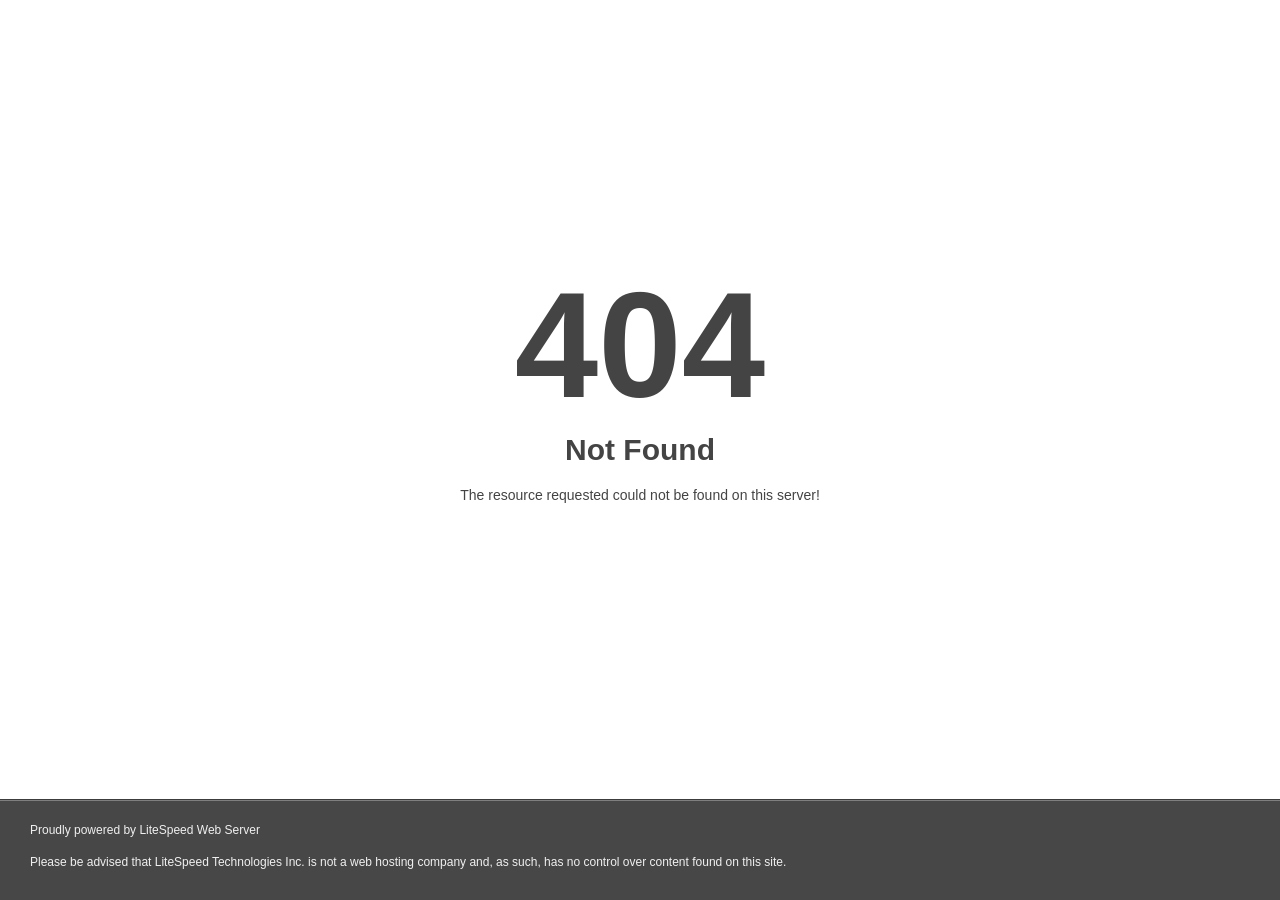
<file: favicons/2402-images-favicon.html>
<!DOCTYPE html>
<html style="height:100%">
<head>
<meta name="viewport" content="width=device-width, initial-scale=1, shrink-to-fit=no" />
<title> 404 Not Found
</title><style>@media (prefers-color-scheme:dark){body{background-color:#000!important}}</style></head>
<body style="color: #444; margin:0;font: normal 14px/20px Arial, Helvetica, sans-serif; height:100%; background-color: #fff;">
<div style="height:auto; min-height:100%; ">     <div style="text-align: center; width:800px; margin-left: -400px; position:absolute; top: 30%; left:50%;">
        <h1 style="margin:0; font-size:150px; line-height:150px; font-weight:bold;">404</h1>
<h2 style="margin-top:20px;font-size: 30px;">Not Found
</h2>
<p>The resource requested could not be found on this server!</p>
</div></div><div style="color:#f0f0f0; font-size:12px;margin:auto;padding:0px 30px 0px 30px;position:relative;clear:both;height:100px;margin-top:-101px;background-color:#474747;border-top: 1px solid rgba(0,0,0,0.15);box-shadow: 0 1px 0 rgba(255, 255, 255, 0.3) inset;">
<br>Proudly powered by LiteSpeed Web Server<p>Please be advised that LiteSpeed Technologies Inc. is not a web hosting company and, as such, has no control over content found on this site.</p></div></body></html>
</file>
